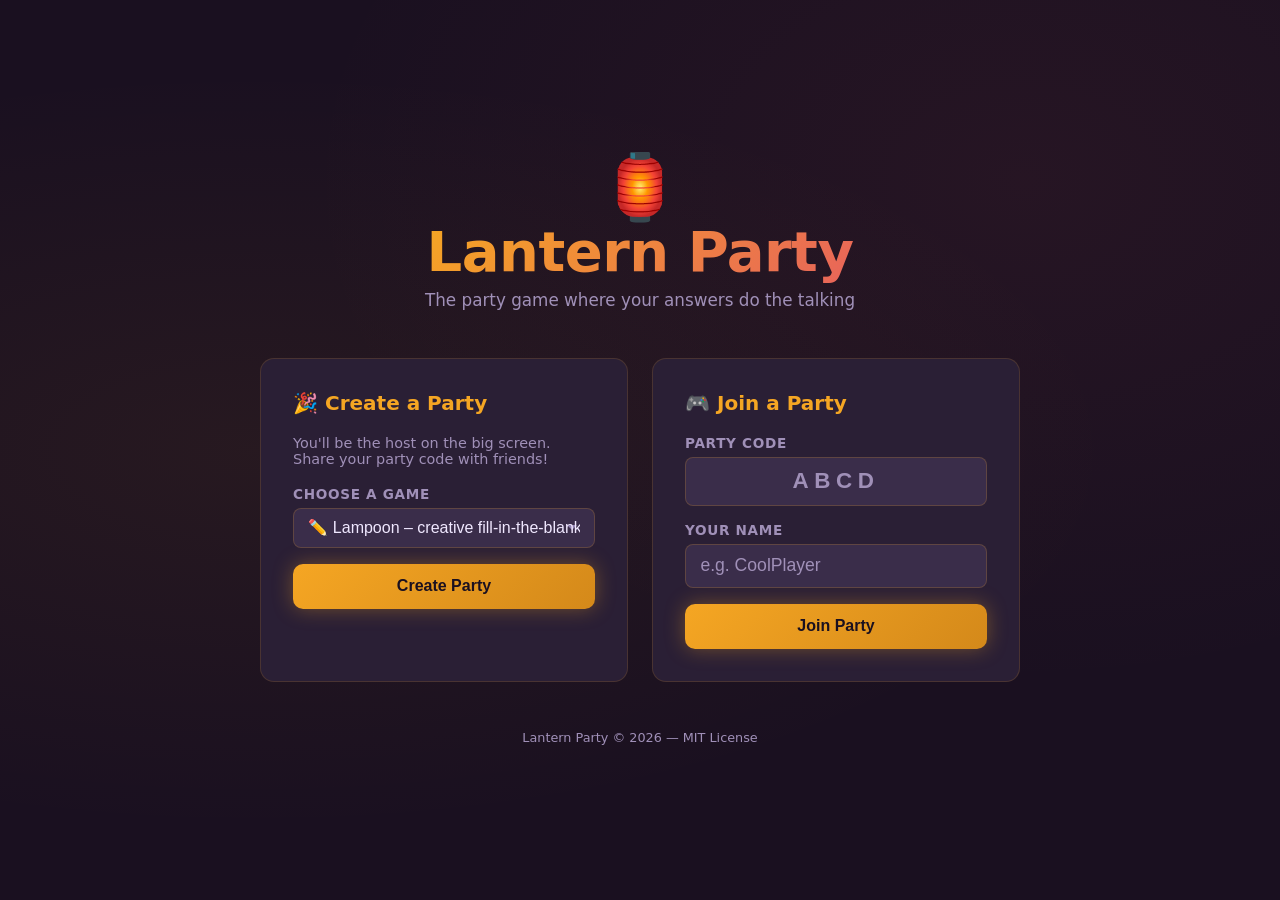
<file: frontend/index.html>
<!DOCTYPE html>
<html lang="en">
<head>
  <meta charset="UTF-8" />
  <meta name="viewport" content="width=device-width, initial-scale=1.0" />
  <title>Lantern Party 🏮</title>
  <style>
    *, *::before, *::after { box-sizing: border-box; margin: 0; padding: 0; }

    :root {
      --bg: #1a1020;
      --surface: #2a1f35;
      --surface2: #3a2d4a;
      --primary: #f5a623;
      --primary-dark: #d4891a;
      --accent: #e8645a;
      --text: #f0e8ff;
      --text-muted: #a090b8;
      --radius: 14px;
      --glow: 0 0 20px rgba(245,166,35,0.35);
    }

    body {
      background: var(--bg);
      color: var(--text);
      font-family: 'Segoe UI', system-ui, sans-serif;
      min-height: 100vh;
      display: flex;
      flex-direction: column;
      align-items: center;
      justify-content: center;
      padding: 2rem 1rem;
      background-image:
        radial-gradient(ellipse at 20% 50%, rgba(245,166,35,0.06) 0%, transparent 60%),
        radial-gradient(ellipse at 80% 20%, rgba(232,100,90,0.06) 0%, transparent 50%);
    }

    header {
      text-align: center;
      margin-bottom: 3rem;
    }

    .logo { font-size: 4rem; line-height: 1; }

    h1 {
      font-size: clamp(2.2rem, 6vw, 3.5rem);
      font-weight: 900;
      background: linear-gradient(135deg, var(--primary), var(--accent));
      -webkit-background-clip: text;
      -webkit-text-fill-color: transparent;
      background-clip: text;
      letter-spacing: -0.5px;
    }

    .tagline {
      color: var(--text-muted);
      font-size: 1.05rem;
      margin-top: 0.4rem;
    }

    .cards {
      display: grid;
      grid-template-columns: repeat(auto-fit, minmax(290px, 1fr));
      gap: 1.5rem;
      width: 100%;
      max-width: 760px;
    }

    .card {
      background: var(--surface);
      border: 1px solid rgba(245,166,35,0.15);
      border-radius: var(--radius);
      padding: 2rem;
    }

    .card h2 {
      font-size: 1.25rem;
      font-weight: 700;
      color: var(--primary);
      margin-bottom: 1.2rem;
      display: flex;
      align-items: center;
      gap: 0.5rem;
    }

    label {
      display: block;
      font-size: 0.85rem;
      color: var(--text-muted);
      margin-bottom: 0.4rem;
      font-weight: 600;
      text-transform: uppercase;
      letter-spacing: 0.05em;
    }

    input[type="text"] {
      width: 100%;
      background: var(--surface2);
      border: 1.5px solid rgba(245,166,35,0.2);
      border-radius: 8px;
      color: var(--text);
      font-size: 1.1rem;
      padding: 0.65rem 0.9rem;
      outline: none;
      transition: border-color 0.2s;
      margin-bottom: 1rem;
    }
    input[type="text"]:focus { border-color: var(--primary); }
    input[type="text"]::placeholder { color: var(--text-muted); }
    input[type="text"].code-input {
      text-transform: uppercase;
      letter-spacing: 0.25em;
      font-size: 1.4rem;
      font-weight: 700;
      text-align: center;
    }

    .btn {
      display: block;
      width: 100%;
      padding: 0.85rem 1rem;
      border: none;
      border-radius: 10px;
      font-size: 1rem;
      font-weight: 700;
      cursor: pointer;
      transition: transform 0.1s, box-shadow 0.2s, opacity 0.2s;
    }
    .btn:active { transform: scale(0.97); }
    .btn-primary {
      background: linear-gradient(135deg, var(--primary), var(--primary-dark));
      color: #1a1020;
      box-shadow: var(--glow);
    }
    .btn-primary:hover { box-shadow: 0 0 30px rgba(245,166,35,0.5); }
    .btn-secondary {
      background: var(--surface2);
      color: var(--text);
      border: 1px solid rgba(255,255,255,0.1);
    }

    .error-msg {
      background: rgba(232,100,90,0.15);
      border: 1px solid rgba(232,100,90,0.4);
      border-radius: 8px;
      color: #f08080;
      font-size: 0.9rem;
      padding: 0.6rem 0.9rem;
      margin-top: 0.8rem;
      display: none;
    }
    .error-msg.visible { display: block; }

    .game-badge {
      display: inline-flex;
      align-items: center;
      gap: 0.4rem;
      background: rgba(245,166,35,0.12);
      border: 1px solid rgba(245,166,35,0.25);
      border-radius: 20px;
      padding: 0.4rem 0.9rem;
      font-size: 0.9rem;
      color: var(--primary);
      margin-bottom: 1rem;
    }

    select {
      width: 100%;
      background: var(--surface2);
      border: 1.5px solid rgba(245,166,35,0.2);
      border-radius: 8px;
      color: var(--text);
      font-size: 1rem;
      padding: 0.65rem 0.9rem;
      outline: none;
      transition: border-color 0.2s;
      margin-bottom: 1rem;
      cursor: pointer;
      appearance: none;
      background-image: url("data:image/svg+xml,%3Csvg xmlns='http://www.w3.org/2000/svg' width='12' height='8' viewBox='0 0 12 8'%3E%3Cpath fill='%239080b0' d='M1 1l5 5 5-5'/%3E%3C/svg%3E");
      background-repeat: no-repeat;
      background-position: right 1rem center;
    }
    select:focus { border-color: var(--primary); }
    select option { background: var(--surface2); color: var(--text); }

    footer {
      margin-top: 3rem;
      color: var(--text-muted);
      font-size: 0.8rem;
      text-align: center;
    }
  </style>
</head>
<body>

<header>
  <div class="logo">🏮</div>
  <h1>Lantern Party</h1>
  <p class="tagline">The party game where your answers do the talking</p>
</header>

<div class="cards">

  <!-- Create Party (single card, game selector) -->
  <div class="card">
    <h2>🎉 Create a Party</h2>
    <p style="font-size:0.9rem; color:var(--text-muted); margin-bottom:1.2rem;">
      You'll be the host on the big screen. Share your party code with friends!
    </p>
    <label for="gameSelect">Choose a game</label>
    <select id="gameSelect">
      <option value="lampoon">✏️ Lampoon – creative fill-in-the-blank</option>
      <option value="bluff">🕵️ Bluff &amp; Baffle – trivia bluffing</option>
    </select>
    <button class="btn btn-primary" id="createBtn">Create Party</button>
    <div class="error-msg" id="createError"></div>
  </div>

  <!-- Join Party -->
  <div class="card">
    <h2>🎮 Join a Party</h2>
    <label for="codeInput">Party Code</label>
    <input type="text" id="codeInput" class="code-input" placeholder="ABCD" maxlength="4" autocomplete="off" />
    <label for="nameInput">Your Name</label>
    <input type="text" id="nameInput" placeholder="e.g. CoolPlayer" maxlength="20" autocomplete="off" />
    <button class="btn btn-primary" id="joinBtn">Join Party</button>
    <div class="error-msg" id="joinError"></div>
  </div>

</div>

<footer>
  Lantern Party &copy; 2026 &mdash; MIT License
</footer>

<script>
  const createBtn  = document.getElementById('createBtn');
  const gameSelect = document.getElementById('gameSelect');
  const joinBtn    = document.getElementById('joinBtn');
  const codeInput  = document.getElementById('codeInput');
  const nameInput  = document.getElementById('nameInput');
  const createError = document.getElementById('createError');
  const joinError   = document.getElementById('joinError');

  function showError(el, msg) {
    el.textContent = msg;
    el.classList.add('visible');
  }
  function clearError(el) { el.classList.remove('visible'); }

  codeInput.addEventListener('input', () => {
    codeInput.value = codeInput.value.toUpperCase().replace(/[^A-Z]/g, '');
    clearError(joinError);
  });
  nameInput.addEventListener('input', () => clearError(joinError));

  createBtn.addEventListener('click', async () => {
    clearError(createError);
    const gameName = gameSelect.value;
    createBtn.disabled = true;
    createBtn.textContent = 'Creating…';
    try {
      const res = await fetch('/api/party', {
        method: 'POST',
        headers: { 'Content-Type': 'application/json' },
        body: JSON.stringify({ game_name: gameName }),
      });
      if (!res.ok) throw new Error('Server error');
      const data = await res.json();
      window.location.href = data.host_url;
    } catch (e) {
      showError(createError, 'Could not create party. Is the server running?');
      createBtn.disabled = false;
      createBtn.textContent = 'Create Party';
    }
  });

  joinBtn.addEventListener('click', async () => {
    const code = codeInput.value.trim().toUpperCase();
    const name = nameInput.value.trim();
    clearError(joinError);

    if (code.length !== 4) { showError(joinError, 'Enter a 4-letter party code.'); return; }
    if (!name)             { showError(joinError, 'Enter your name to join.'); return; }

    joinBtn.disabled = true;
    joinBtn.textContent = 'Joining…';
    try {
      const res = await fetch(`/api/party/${code}/join`, { method: 'POST' });
      if (res.status === 404) { showError(joinError, 'Party not found. Check the code!'); return; }
      if (res.status === 400) { showError(joinError, 'Game already started – too late!'); return; }
      if (!res.ok) throw new Error('Server error');
      const data = await res.json();
      sessionStorage.setItem('playerName', name);
      window.location.href = data.player_url;
    } catch (e) {
      showError(joinError, 'Could not join. Is the server running?');
    } finally {
      joinBtn.disabled = false;
      joinBtn.textContent = 'Join Party';
    }
  });

  [codeInput, nameInput].forEach(el =>
    el.addEventListener('keydown', e => { if (e.key === 'Enter') joinBtn.click(); })
  );
</script>
</body>
</html>
</file>
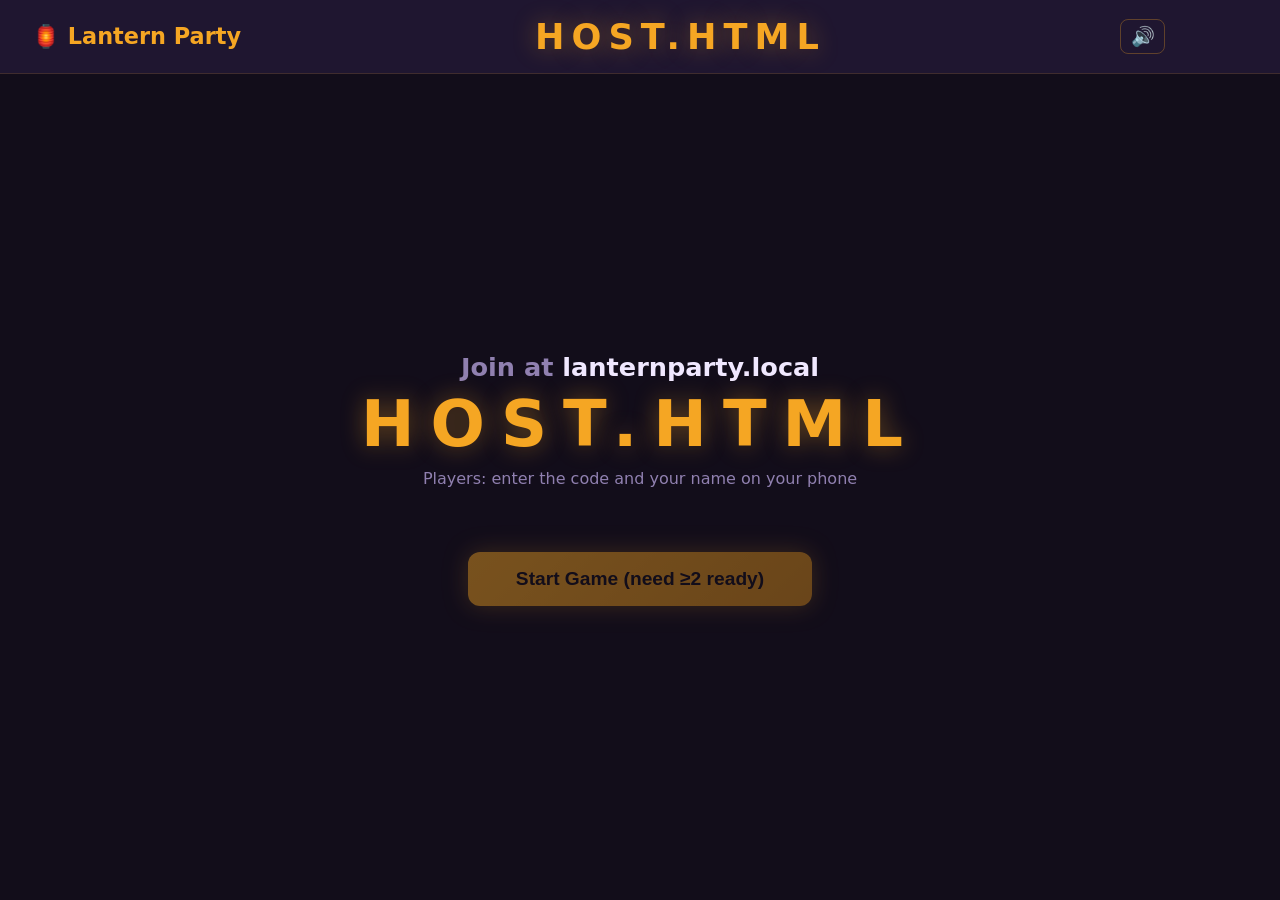
<file: frontend/host.html>
<!DOCTYPE html>
<html lang="en">
<head>
  <meta charset="UTF-8" />
  <meta name="viewport" content="width=device-width, initial-scale=1.0" />
  <title>Lantern Party – Host 🏮</title>
  <style>
    *, *::before, *::after { box-sizing: border-box; margin: 0; padding: 0; }

    :root {
      --bg: #120d1a;
      --surface: #1f1630;
      --surface2: #2e2244;
      --primary: #f5a623;
      --primary-dark: #d4891a;
      --accent: #e8645a;
      --green: #52c97a;
      --text: #f0e8ff;
      --text-muted: #9080b0;
      --radius: 14px;
      --glow-gold: 0 0 24px rgba(245,166,35,0.4);
      --glow-green: 0 0 20px rgba(82,201,122,0.45);
    }

    body {
      background: var(--bg);
      color: var(--text);
      font-family: 'Segoe UI', system-ui, sans-serif;
      min-height: 100vh;
      display: flex;
      flex-direction: column;
    }

    /* ── Header ── */
    #top-bar {
      display: flex;
      align-items: center;
      justify-content: space-between;
      padding: 1rem 2rem;
      background: var(--surface);
      border-bottom: 1px solid rgba(245,166,35,0.15);
    }
    #top-bar .brand { font-size: 1.4rem; font-weight: 900; color: var(--primary); }
    #party-code-display {
      font-size: 2.2rem;
      font-weight: 900;
      letter-spacing: 0.2em;
      color: var(--primary);
      text-shadow: var(--glow-gold);
    }
    #timer-bar {
      font-size: 1.6rem;
      font-weight: 700;
      color: var(--text);
      min-width: 70px;
      text-align: right;
    }
    #timer-bar.urgent { color: var(--accent); }

    /* ── Main ── */
    #main {
      flex: 1;
      display: flex;
      flex-direction: column;
      align-items: center;
      justify-content: center;
      padding: 2rem 1.5rem;
    }

    /* ── Screens ── */
    .screen { width: 100%; max-width: 960px; display: none; }
    .screen.active { display: block; }

    /* Lobby */
    #lobby-screen h2 {
      text-align: center;
      font-size: 1.6rem;
      color: var(--text-muted);
      margin-bottom: 0.3rem;
    }
    .lobby-code {
      text-align: center;
      font-size: 4rem;
      font-weight: 900;
      letter-spacing: 0.25em;
      color: var(--primary);
      text-shadow: var(--glow-gold);
      margin-bottom: 0.5rem;
    }
    .lobby-hint {
      text-align: center;
      color: var(--text-muted);
      margin-bottom: 2rem;
      font-size: 1rem;
    }
    #player-grid {
      display: grid;
      grid-template-columns: repeat(auto-fill, minmax(150px, 1fr));
      gap: 1rem;
      margin-bottom: 2rem;
    }
    .player-chip {
      background: var(--surface);
      border: 1.5px solid rgba(255,255,255,0.08);
      border-radius: 10px;
      padding: 0.8rem 1rem;
      text-align: center;
      font-weight: 600;
      transition: border-color 0.3s;
    }
    .player-chip.ready {
      border-color: var(--green);
      box-shadow: var(--glow-green);
    }
    .player-chip .ready-tag {
      font-size: 0.7rem;
      color: var(--green);
      font-weight: 700;
      display: block;
      margin-top: 0.3rem;
    }
    .player-chip.not-ready .ready-tag { color: var(--text-muted); }
    #start-btn {
      display: block;
      margin: 0 auto;
      padding: 1rem 3rem;
      background: linear-gradient(135deg, var(--primary), var(--primary-dark));
      color: #120d1a;
      font-size: 1.2rem;
      font-weight: 800;
      border: none;
      border-radius: 12px;
      cursor: pointer;
      box-shadow: var(--glow-gold);
      transition: transform 0.1s, opacity 0.2s;
    }
    #start-btn:hover { transform: scale(1.03); }
    #start-btn:disabled { opacity: 0.45; cursor: default; transform: none; }

    /* Answering screen */
    #answering-screen { text-align: center; }
    #answering-screen h2 { font-size: 2rem; color: var(--primary); margin-bottom: 1rem; }
    .progress-text { font-size: 1.2rem; color: var(--text-muted); margin-bottom: 2rem; }
    .progress-bar-wrap {
      background: var(--surface2);
      border-radius: 100px;
      height: 18px;
      overflow: hidden;
      max-width: 500px;
      margin: 0 auto 2rem;
    }
    .progress-bar-fill {
      height: 100%;
      background: linear-gradient(90deg, var(--primary), var(--accent));
      border-radius: 100px;
      transition: width 0.4s;
    }
    .round-label {
      display: inline-block;
      padding: 0.4rem 1.2rem;
      background: rgba(245,166,35,0.12);
      border: 1px solid rgba(245,166,35,0.3);
      border-radius: 20px;
      color: var(--primary);
      font-weight: 700;
      font-size: 1rem;
      margin-bottom: 1.5rem;
    }

    /* Matchup / revealing screen */
    #revealing-screen { text-align: center; }
    .matchup-label {
      font-size: 0.95rem;
      color: var(--text-muted);
      margin-bottom: 0.5rem;
    }
    .matchup-prompt {
      font-size: clamp(1.3rem, 3vw, 2.1rem);
      font-weight: 700;
      color: var(--text);
      margin-bottom: 2rem;
      line-height: 1.3;
    }
    .answers-grid {
      display: grid;
      grid-template-columns: 1fr 1fr;
      gap: 1.5rem;
      margin-bottom: 2rem;
    }
    .answer-card {
      background: var(--surface);
      border: 2px solid rgba(255,255,255,0.08);
      border-radius: var(--radius);
      padding: 1.5rem;
      transition: border-color 0.3s, box-shadow 0.3s;
    }
    .answer-card.winner {
      border-color: var(--primary);
      box-shadow: var(--glow-gold);
    }
    .answer-card.loser { opacity: 0.6; }
    .answer-author {
      font-size: 0.85rem;
      color: var(--text-muted);
      font-weight: 600;
      text-transform: uppercase;
      letter-spacing: 0.05em;
      margin-bottom: 0.5rem;
    }
    .answer-text {
      font-size: 1.3rem;
      font-weight: 600;
      min-height: 2rem;
    }
    .vote-count {
      margin-top: 0.8rem;
      font-size: 1.6rem;
      font-weight: 900;
      color: var(--primary);
    }

    .special-banner {
      display: none;
      text-align: center;
      font-size: clamp(1.8rem, 5vw, 3.5rem);
      font-weight: 900;
      padding: 0.8rem;
      border-radius: 12px;
      margin-bottom: 1.5rem;
      animation: pop 0.4s ease;
    }
    .special-banner.show { display: block; }
    .special-banner.lampoon { color: #fff700; text-shadow: 0 0 30px #fff700; background: rgba(255,247,0,0.08); }
    .special-banner.super_lampoon { color: #ff9f43; text-shadow: 0 0 30px #ff9f43; background: rgba(255,159,67,0.08); }
    .special-banner.jinx { color: #a29bfe; text-shadow: 0 0 30px #a29bfe; background: rgba(162,155,254,0.08); }
    .special-banner.no_answer { color: var(--accent); background: rgba(232,100,90,0.08); }
    .special-banner.tie { color: var(--green); background: rgba(82,201,122,0.08); }

    @keyframes pop {
      0% { transform: scale(0.5); opacity: 0; }
      80% { transform: scale(1.07); }
      100% { transform: scale(1); opacity: 1; }
    }

    /* Scoreboard */
    #scores-screen { text-align: center; }
    #scores-screen h2 { font-size: 2rem; color: var(--primary); margin-bottom: 1.5rem; }
    .score-row {
      display: flex;
      align-items: center;
      background: var(--surface);
      border-radius: 10px;
      padding: 0.8rem 1.2rem;
      margin-bottom: 0.8rem;
      font-size: 1.1rem;
      font-weight: 600;
    }
    .score-rank { width: 40px; color: var(--text-muted); }
    .score-name { flex: 1; text-align: left; }
    .score-pts { color: var(--primary); font-weight: 800; font-size: 1.2rem; }

    /* Final round */
    #final-answering-screen, #final-revealing-screen { text-align: center; }
    #final-answering-screen h2, #final-revealing-screen h2 {
      font-size: 1.8rem; color: var(--accent); margin-bottom: 0.5rem;
    }
    .final-prompt-text {
      font-size: clamp(1.3rem, 3vw, 2rem);
      font-weight: 700;
      margin-bottom: 2rem;
      color: var(--text);
    }
    .final-answer-list { max-width: 600px; margin: 0 auto 2rem; }
    .final-answer-row {
      display: flex;
      align-items: flex-start;
      gap: 1rem;
      background: var(--surface);
      border-radius: 10px;
      padding: 1rem 1.2rem;
      margin-bottom: 0.8rem;
      text-align: left;
    }
    .final-answer-row .player-name { font-weight: 700; min-width: 100px; color: var(--primary); }
    .final-answer-row .answer-body { flex: 1; }
    .final-answer-row .vote-tally {
      font-weight: 800;
      color: var(--primary);
      min-width: 50px;
      text-align: right;
    }

    /* Game over */
    #game-over-screen { text-align: center; }
    #game-over-screen h2 {
      font-size: clamp(2rem, 6vw, 4rem);
      color: var(--primary);
      text-shadow: var(--glow-gold);
      margin-bottom: 0.5rem;
    }
    .winner-name {
      font-size: clamp(1.5rem, 4vw, 2.8rem);
      font-weight: 900;
      color: var(--green);
      text-shadow: var(--glow-green);
      margin-bottom: 2rem;
    }

    #next-btn {
      margin-top: 1.5rem;
      padding: 0.8rem 2.5rem;
      background: var(--surface2);
      color: var(--text);
      border: 1.5px solid rgba(245,166,35,0.3);
      border-radius: 10px;
      font-size: 1rem;
      font-weight: 700;
      cursor: pointer;
      transition: border-color 0.2s;
      display: none;
    }
    #next-btn:hover { border-color: var(--primary); }
    #next-btn.show { display: inline-block; }

    .conn-dot {
      width: 10px; height: 10px;
      border-radius: 50%;
      background: #888;
      display: inline-block;
      margin-right: 6px;
    }
    .conn-dot.ok { background: var(--green); }

    #tts-btn {
      background: none;
      border: 1.5px solid rgba(245,166,35,0.3);
      border-radius: 8px;
      color: var(--text-muted);
      font-size: 1.2rem;
      padding: 0.3rem 0.6rem;
      cursor: pointer;
      transition: border-color 0.2s, color 0.2s;
    }
    #tts-btn:hover { border-color: var(--primary); color: var(--primary); }
    #tts-btn.muted { color: var(--accent); border-color: var(--accent); }
  </style>
</head>
<body>

<div id="top-bar">
  <div class="brand">🏮 Lantern Party</div>
  <div id="party-code-display">----</div>
  <div style="display:flex;align-items:center;gap:0.8rem;">
    <button id="tts-btn" title="Toggle narration">🔊</button>
    <div id="timer-bar"></div>
  </div>
</div>

<div id="main">

  <!-- Lobby -->
  <div id="lobby-screen" class="screen active">
    <h2>Join at <strong style="color:var(--text)">lanternparty.local</strong></h2>
    <div class="lobby-code" id="lobby-code">----</div>
    <p class="lobby-hint">Players: enter the code and your name on your phone</p>
    <div id="player-grid"></div>
    <button id="start-btn" disabled>Start Game (need ≥2 ready)</button>
    <div id="lobby-error" style="color:var(--accent);text-align:center;margin-top:1rem;"></div>
  </div>

  <!-- Answering -->
  <div id="answering-screen" class="screen">
    <div class="round-label" id="round-label">Round 1</div>
    <h2>Everyone is answering…</h2>
    <p class="progress-text" id="answers-progress">0 / 0 answers in</p>
    <div class="progress-bar-wrap">
      <div class="progress-bar-fill" id="answers-bar" style="width:0%"></div>
    </div>
  </div>

  <!-- Revealing matchup -->
  <div id="revealing-screen" class="screen">
    <p class="matchup-label" id="matchup-label">Matchup 1 of 1</p>
    <div class="matchup-prompt" id="matchup-prompt"></div>
    <div class="answers-grid">
      <div class="answer-card" id="card-a">
        <div class="answer-author" id="author-a">Player A</div>
        <div class="answer-text" id="answer-a">…</div>
        <div class="vote-count" id="votes-a">0 votes</div>
      </div>
      <div class="answer-card" id="card-b">
        <div class="answer-author" id="author-b">Player B</div>
        <div class="answer-text" id="answer-b">…</div>
        <div class="vote-count" id="votes-b">0 votes</div>
      </div>
    </div>
    <div class="special-banner" id="special-banner"></div>
    <button id="next-btn" class="show">Next →</button>
  </div>

  <!-- Scores -->
  <div id="scores-screen" class="screen">
    <h2 id="scores-title">Scoreboard</h2>
    <div id="scores-list" style="max-width:500px;margin:0 auto;"></div>
  </div>

  <!-- Final Answering -->
  <div id="final-answering-screen" class="screen">
    <div class="round-label" style="border-color:var(--accent);color:var(--accent);">⚡ Final Round</div>
    <h2>Final Question!</h2>
    <div class="final-prompt-text" id="final-prompt-host"></div>
    <p class="progress-text" id="final-answers-progress">0 / 0 answers in</p>
    <div class="progress-bar-wrap">
      <div class="progress-bar-fill" id="final-answers-bar" style="width:0%;background:linear-gradient(90deg,var(--accent),var(--primary))"></div>
    </div>
  </div>

  <!-- Final Revealing -->
  <div id="final-revealing-screen" class="screen">
    <div class="round-label" style="border-color:var(--accent);color:var(--accent);">⚡ Final Round – Voting</div>
    <div class="final-prompt-text" id="final-reveal-prompt"></div>
    <div class="final-answer-list" id="final-answer-list"></div>
  </div>

  <!-- Game Over -->
  <div id="game-over-screen" class="screen">
    <div style="font-size:4rem;">🏆</div>
    <h2>Game Over!</h2>
    <div class="winner-name" id="winner-display"></div>
    <div id="final-scores-list" style="max-width:500px;margin:0 auto;"></div>
  </div>

</div><!-- /main -->

<script>
  // ── Routing ────────────────────────────────────────────────────────────
  const partyCode = location.pathname.split('/').pop().toUpperCase();
  document.getElementById('party-code-display').textContent = partyCode;
  document.getElementById('lobby-code').textContent = partyCode;

  const wsUrl = `${location.protocol === 'https:' ? 'wss' : 'ws'}://${location.host}/ws/${partyCode}/host`;
  let ws;

  // ── WebSocket ─────────────────────────────────────────────────────────
  function connect() {
    ws = new WebSocket(wsUrl);
    ws.onopen = () => {
      document.querySelector('.conn-dot') && (document.querySelector('.conn-dot').className = 'conn-dot ok');
    };
    ws.onclose = () => { setTimeout(connect, 2000); };
    ws.onmessage = (e) => {
      try { handleMsg(JSON.parse(e.data)); } catch(_) {}
    };
  }
  connect();

  const startBtn = document.getElementById('start-btn');
  const nextBtn  = document.getElementById('next-btn');

  startBtn.addEventListener('click', () => {
    ws.send(JSON.stringify({ type: 'start_game', data: {} }));
  });
  nextBtn.addEventListener('click', () => {
    ws.send(JSON.stringify({ type: 'next', data: {} }));
  });

  // ── Screen management ─────────────────────────────────────────────────
  const screens = {
    lobby:            document.getElementById('lobby-screen'),
    answering:        document.getElementById('answering-screen'),
    revealing:        document.getElementById('revealing-screen'),
    scores:           document.getElementById('scores-screen'),
    final_answering:  document.getElementById('final-answering-screen'),
    final_revealing:  document.getElementById('final-revealing-screen'),
    game_over:        document.getElementById('game-over-screen'),
  };

  function showScreen(name) {
    Object.values(screens).forEach(s => s.classList.remove('active'));
    if (screens[name]) screens[name].classList.add('active');
  }

  // ── Message handler ───────────────────────────────────────────────────
  function handleMsg(msg) {
    const { type, data } = msg;

    if (type === 'lobby_state') {
      renderLobby(data);
    } else if (type === 'player_joined' || type === 'player_ready') {
      // Will be followed by lobby_state
    } else if (type === 'game_state') {
      renderGameState(data);
    } else if (type === 'timer') {
      updateTimer(data.seconds_remaining);
    } else if (type === 'matchup_start') {
      renderMatchupStart(data);
    } else if (type === 'vote_result') {
      renderVoteResult(data);
    } else if (type === 'scores') {
      renderScores(data);
    } else if (type === 'final_prompt') {
      renderFinalPrompt(data);
    } else if (type === 'final_reveal') {
      renderFinalReveal(data);
    } else if (type === 'game_over') {
      renderGameOver(data);
    } else if (type === 'error') {
      document.getElementById('lobby-error').textContent = data.message;
    }
  }

  // ── Lobby ─────────────────────────────────────────────────────────────
  function renderLobby(data) {
    showScreen('lobby');
    const grid = document.getElementById('player-grid');
    grid.innerHTML = '';
    (data.players || []).forEach(p => {
      const chip = document.createElement('div');
      chip.className = 'player-chip ' + (p.ready ? 'ready' : 'not-ready');
      chip.innerHTML = `<span>${escHtml(p.name)}</span><span class="ready-tag">${p.ready ? '✓ Ready' : 'Not ready'}</span>`;
      grid.appendChild(chip);
    });
    const readyCount = (data.players || []).filter(p => p.ready).length;
    startBtn.disabled = readyCount < 2;
    startBtn.textContent = readyCount < 2
      ? `Start Game (need ≥2 ready – ${readyCount} ready)`
      : `▶ Start Game (${readyCount} ready)`;
  }

  // ── Game state ────────────────────────────────────────────────────────
  function renderGameState(data) {
    if (!data.phase) return;
    document.getElementById('round-label').textContent =
      data.round_num === 2 ? 'Round 2' : 'Round 1';

    if (data.phase === 'lobby') { /* handled by lobby_state */ return; }

    if (data.phase === 'answering') {
      showScreen('answering');
      updateAnsweringProgress(data.answers_received || 0, data.answers_expected || 0);
    }
    if (data.phase === 'revealing') {
      showScreen('revealing');
      if (data.matchup) updateMatchupDisplay(data.matchup);
    }
    if (data.phase === 'final_answering') {
      showScreen('final_answering');
      document.getElementById('final-prompt-host').textContent = data.final_prompt || '';
      updateFinalProgress(data.answers_received || 0, data.answers_expected || 0);
    }
    if (data.phase === 'final_revealing') {
      showScreen('final_revealing');
      document.getElementById('final-reveal-prompt').textContent = data.final_prompt || '';
      if (data.final_answers) renderFinalAnswersLive(data.final_answers);
    }
    if (data.phase === 'game_over') {
      showScreen('game_over');
      if (data.final_scores) renderFinalScoresList(data.final_scores);
    }
    if (data.timer !== undefined) updateTimer(data.timer);
    if (data.scores) renderScoresBar(data.scores);
  }

  function updateAnsweringProgress(rec, exp) {
    document.getElementById('answers-progress').textContent = `${rec} / ${exp} answers in`;
    document.getElementById('answers-bar').style.width = exp > 0 ? `${Math.round(rec/exp*100)}%` : '0%';
  }

  function updateFinalProgress(rec, exp) {
    document.getElementById('final-answers-progress').textContent = `${rec} / ${exp} answers in`;
    document.getElementById('final-answers-bar').style.width = exp > 0 ? `${Math.round(rec/exp*100)}%` : '0%';
  }

  function updateMatchupDisplay(m) {
    document.getElementById('matchup-prompt').textContent = m.prompt || '';
    document.getElementById('author-a').textContent = m.player_a_name || 'Player A';
    document.getElementById('author-b').textContent = m.player_b_name || 'Player B';
    document.getElementById('answer-a').textContent = m.answer_a || '…';
    document.getElementById('answer-b').textContent = m.answer_b || '…';
    const va = m.votes_a || 0, vb = m.votes_b || 0;
    document.getElementById('votes-a').textContent = `${va} vote${va !== 1 ? 's' : ''}`;
    document.getElementById('votes-b').textContent = `${vb} vote${vb !== 1 ? 's' : ''}`;
    document.getElementById('matchup-label').textContent =
      `Matchup ${(m.matchup_index || 0) + 1} of ${m.matchup_total || 1}`;
  }

  // ── Matchup start ─────────────────────────────────────────────────────
  function renderMatchupStart(data) {
    showScreen('revealing');
    const promptText = data.prompt || '';
    document.getElementById('matchup-prompt').textContent = promptText;
    document.getElementById('author-a').textContent = data.player_a_name || 'A';
    document.getElementById('author-b').textContent = data.player_b_name || 'B';
    document.getElementById('answer-a').textContent = data.answer_a || '(no answer)';
    document.getElementById('answer-b').textContent = data.answer_b || '(no answer)';
    document.getElementById('votes-a').textContent = '0 votes';
    document.getElementById('votes-b').textContent = '0 votes';
    document.getElementById('matchup-label').textContent =
      `Matchup ${(data.matchup_index || 0) + 1} of ${data.matchup_total || 1}`;
    ['card-a','card-b'].forEach(id => {
      document.getElementById(id).className = 'answer-card';
    });
    const banner = document.getElementById('special-banner');
    banner.className = 'special-banner';
    banner.textContent = '';
    nextBtn.classList.remove('show');
    speak(promptText);
  }

  // ── Vote result ───────────────────────────────────────────────────────
  function renderVoteResult(data) {
    const va = data.votes_a || 0, vb = data.votes_b || 0;
    document.getElementById('votes-a').textContent = `${va} vote${va !== 1 ? 's' : ''} (+${data.points_a})`;
    document.getElementById('votes-b').textContent = `${vb} vote${vb !== 1 ? 's' : ''} (+${data.points_b})`;

    const cardA = document.getElementById('card-a');
    const cardB = document.getElementById('card-b');
    if (va > vb) { cardA.classList.add('winner'); cardB.classList.add('loser'); }
    else if (vb > va) { cardB.classList.add('winner'); cardA.classList.add('loser'); }
    else { cardA.classList.add('winner'); cardB.classList.add('winner'); }

    const banner = document.getElementById('special-banner');
    const specials = {
      lampoon: '🏮 LAMPOON!',
      super_lampoon: '🔥 SUPER LAMPOON!',
      jinx: '🔗 JINX – 0 points each!',
      no_answer: '😶 No answer – opponent wins big!',
      tie: '🤝 TIE – Both win!',
    };
    if (data.special && specials[data.special]) {
      banner.textContent = specials[data.special];
      banner.className = `special-banner show ${data.special}`;
    }
    nextBtn.classList.add('show');
  }

  // ── Scores ────────────────────────────────────────────────────────────
  function renderScores(data) {
    showScreen('scores');
    const list = document.getElementById('scores-list');
    list.innerHTML = '';
    (data.scores || []).forEach((s, i) => {
      const row = document.createElement('div');
      row.className = 'score-row';
      row.innerHTML = `<span class="score-rank">${i + 1}.</span><span class="score-name">${escHtml(s.name)}</span><span class="score-pts">${s.score} pts</span>`;
      list.appendChild(row);
    });
    document.getElementById('scores-title').textContent =
      data.round_complete ? `After Round ${data.round_num}` : 'Scoreboard';
  }

  function renderScoresBar(scores) {
    // Subtle live update; only if on scores screen
  }

  // ── Final prompt (host view) ──────────────────────────────────────────
  function renderFinalPrompt(data) {
    showScreen('final_answering');
    document.getElementById('final-prompt-host').textContent = data.prompt_text || '';
    if (data.answers) {
      renderFinalAnswersLive(data.answers);
    }
  }

  function renderFinalAnswersLive(answers) {
    const list = document.getElementById('final-answer-list');
    list.innerHTML = '';
    (answers || []).forEach(a => {
      const row = document.createElement('div');
      row.className = 'final-answer-row';
      row.innerHTML = `
        <span class="player-name">${escHtml(a.name)}</span>
        <span class="answer-body">${escHtml(a.answer || '…')}</span>
        <span class="vote-tally">${a.votes !== undefined ? a.votes + ' 🗳' : ''}</span>`;
      list.appendChild(row);
    });
  }

  // ── Final reveal ──────────────────────────────────────────────────────
  function renderFinalReveal(data) {
    showScreen('final_revealing');
    renderFinalAnswersLive(data.player_votes || []);
  }

  // ── Game Over ─────────────────────────────────────────────────────────
  function renderGameOver(data) {
    showScreen('game_over');
    const winners = data.winners || [];
    document.getElementById('winner-display').textContent =
      winners.length === 1 ? `🥇 ${winners[0]}` : `🥇 ${winners.join(' & ')}`;
    renderFinalScoresList(data.final_scores || []);
  }

  function renderFinalScoresList(scores) {
    const list = document.getElementById('final-scores-list');
    list.innerHTML = '';
    scores.forEach((s, i) => {
      const row = document.createElement('div');
      row.className = 'score-row';
      row.innerHTML = `<span class="score-rank">${i + 1}.</span><span class="score-name">${escHtml(s.name)}</span><span class="score-pts">${s.score} pts</span>`;
      list.appendChild(row);
    });
  }

  // ── Timer ─────────────────────────────────────────────────────────────
  let timerEl = document.getElementById('timer-bar');
  function updateTimer(sec) {
    if (sec === 0) { timerEl.textContent = ''; return; }
    timerEl.textContent = `⏱ ${sec}s`;
    timerEl.className = sec <= 10 ? 'urgent' : '';
  }

  // ── Text-to-Speech ────────────────────────────────────────────────────
  let ttsEnabled = true;
  const ttsBtn = document.getElementById('tts-btn');
  ttsBtn.addEventListener('click', () => {
    ttsEnabled = !ttsEnabled;
    ttsBtn.textContent = ttsEnabled ? '🔊' : '🔇';
    ttsBtn.classList.toggle('muted', !ttsEnabled);
    if (!ttsEnabled) window.speechSynthesis && window.speechSynthesis.cancel();
  });

  function speak(text) {
    if (!ttsEnabled || !window.speechSynthesis || !text) return;
    window.speechSynthesis.cancel();
    const utt = new SpeechSynthesisUtterance(text);
    utt.rate = 0.95;
    utt.pitch = 1;
    window.speechSynthesis.speak(utt);
  }

  // ── Helpers ───────────────────────────────────────────────────────────
  function escHtml(s) {
    return String(s)
      .replace(/&/g, '&amp;')
      .replace(/</g, '&lt;')
      .replace(/>/g, '&gt;')
      .replace(/"/g, '&quot;');
  }
</script>
</body>
</html>
</file>
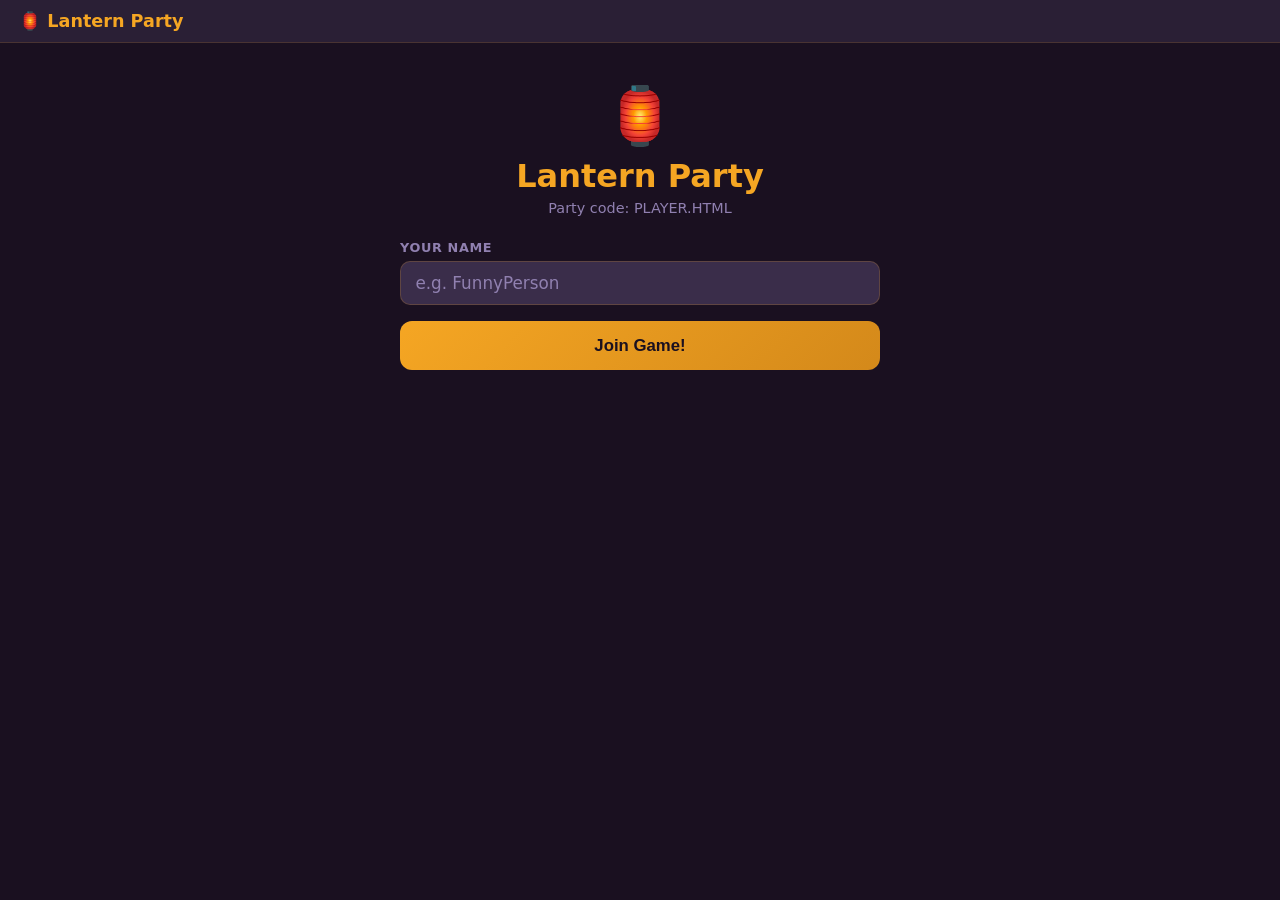
<file: frontend/player.html>
<!DOCTYPE html>
<html lang="en">
<head>
  <meta charset="UTF-8" />
  <meta name="viewport" content="width=device-width, initial-scale=1.0, maximum-scale=1.0" />
  <title>Lantern Party – Player 🏮</title>
  <style>
    *, *::before, *::after { box-sizing: border-box; margin: 0; padding: 0; }

    :root {
      --bg: #1a1020;
      --surface: #2a1f35;
      --surface2: #3a2d4a;
      --primary: #f5a623;
      --primary-dark: #d4891a;
      --accent: #e8645a;
      --green: #52c97a;
      --text: #f0e8ff;
      --text-muted: #9080b0;
      --radius: 14px;
    }

    html, body {
      height: 100%;
    }

    body {
      background: var(--bg);
      color: var(--text);
      font-family: 'Segoe UI', system-ui, sans-serif;
      display: flex;
      flex-direction: column;
      min-height: 100vh;
    }

    /* ── Top bar ── */
    #top-bar {
      display: flex;
      align-items: center;
      justify-content: space-between;
      padding: 0.7rem 1.2rem;
      background: var(--surface);
      border-bottom: 1px solid rgba(245,166,35,0.15);
      flex-shrink: 0;
    }
    #top-bar .brand { font-size: 1.1rem; font-weight: 800; color: var(--primary); }
    #top-timer {
      font-size: 1.2rem;
      font-weight: 800;
    }
    #top-timer.urgent { color: var(--accent); }

    /* ── Main ── */
    #main {
      flex: 1;
      display: flex;
      flex-direction: column;
      align-items: center;
      justify-content: flex-start;
      padding: 1.5rem 1rem 2rem;
      overflow-y: auto;
    }

    /* ── Screens ── */
    .screen { width: 100%; max-width: 480px; display: none; }
    .screen.active { display: flex; flex-direction: column; }

    /* ── Join ── */
    #join-screen {
      align-items: center;
      text-align: center;
      padding-top: 1rem;
    }
    #join-screen .logo { font-size: 3.5rem; margin-bottom: 0.5rem; }
    #join-screen h1 { font-size: 2rem; font-weight: 900; color: var(--primary); margin-bottom: 0.3rem; }
    #join-screen .code-hint {
      color: var(--text-muted);
      font-size: 0.9rem;
      margin-bottom: 1.5rem;
    }

    label {
      display: block;
      font-size: 0.8rem;
      color: var(--text-muted);
      font-weight: 700;
      text-transform: uppercase;
      letter-spacing: 0.05em;
      margin-bottom: 0.35rem;
      align-self: flex-start;
    }
    input[type="text"], textarea {
      width: 100%;
      background: var(--surface2);
      border: 1.5px solid rgba(245,166,35,0.2);
      border-radius: 10px;
      color: var(--text);
      font-size: 1.05rem;
      padding: 0.7rem 0.9rem;
      outline: none;
      transition: border-color 0.2s;
      font-family: inherit;
    }
    input[type="text"]:focus, textarea:focus { border-color: var(--primary); }
    input[type="text"]::placeholder, textarea::placeholder { color: var(--text-muted); }

    textarea {
      resize: none;
      height: 100px;
      margin-bottom: 0.8rem;
    }

    .btn {
      width: 100%;
      padding: 0.9rem;
      border: none;
      border-radius: 12px;
      font-size: 1.05rem;
      font-weight: 800;
      cursor: pointer;
      transition: transform 0.1s, opacity 0.2s;
      margin-bottom: 0.6rem;
    }
    .btn:active { transform: scale(0.97); }
    .btn:disabled { opacity: 0.45; cursor: default; }
    .btn-primary {
      background: linear-gradient(135deg, var(--primary), var(--primary-dark));
      color: #1a1020;
    }
    .btn-vote {
      background: var(--surface2);
      color: var(--text);
      border: 2px solid rgba(255,255,255,0.1);
      text-align: left;
      padding: 1rem 1.2rem;
      border-radius: 12px;
    }
    .btn-vote:active, .btn-vote.selected {
      border-color: var(--primary);
      box-shadow: 0 0 16px rgba(245,166,35,0.3);
    }

    .error-msg {
      background: rgba(232,100,90,0.15);
      border: 1px solid rgba(232,100,90,0.4);
      border-radius: 8px;
      color: #f08080;
      font-size: 0.9rem;
      padding: 0.6rem 0.9rem;
      margin-top: 0.6rem;
      display: none;
    }
    .error-msg.visible { display: block; }

    /* Lobby */
    #lobby-screen {
      align-items: center;
      text-align: center;
    }
    .big-code {
      font-size: 3.5rem;
      font-weight: 900;
      letter-spacing: 0.2em;
      color: var(--primary);
      margin: 1rem 0 0.3rem;
    }
    .waiting-text {
      color: var(--text-muted);
      font-size: 1rem;
      margin-bottom: 1.5rem;
    }
    #lobby-players {
      width: 100%;
      margin-bottom: 1.5rem;
    }
    .player-row {
      display: flex;
      justify-content: space-between;
      align-items: center;
      background: var(--surface);
      border-radius: 8px;
      padding: 0.6rem 1rem;
      margin-bottom: 0.5rem;
      font-size: 0.95rem;
    }
    .ready-pill {
      font-size: 0.75rem;
      font-weight: 700;
      padding: 0.2rem 0.6rem;
      border-radius: 20px;
    }
    .ready-pill.yes { background: rgba(82,201,122,0.2); color: var(--green); }
    .ready-pill.no  { background: rgba(144,128,176,0.2); color: var(--text-muted); }
    .ready-btn {
      display: block;
      width: 100%;
      padding: 0.8rem;
      border: none;
      border-radius: 12px;
      font-size: 1rem;
      font-weight: 800;
      cursor: pointer;
      background: var(--surface2);
      color: var(--text);
      border: 1.5px solid rgba(245,166,35,0.3);
      transition: background 0.2s;
    }
    .ready-btn.is-ready {
      background: rgba(82,201,122,0.15);
      border-color: var(--green);
      color: var(--green);
    }

    /* Answering */
    #answering-screen h2 {
      font-size: 1.1rem;
      color: var(--text-muted);
      font-weight: 600;
      margin-bottom: 1rem;
    }
    .prompt-block {
      background: var(--surface);
      border: 1px solid rgba(245,166,35,0.2);
      border-radius: var(--radius);
      padding: 1.2rem;
      margin-bottom: 1.2rem;
    }
    .prompt-block .prompt-label {
      font-size: 0.75rem;
      color: var(--text-muted);
      font-weight: 700;
      text-transform: uppercase;
      letter-spacing: 0.08em;
      margin-bottom: 0.6rem;
    }
    .prompt-block .prompt-q {
      font-size: 1.1rem;
      font-weight: 600;
      color: var(--text);
      margin-bottom: 1rem;
    }
    .submitted-badge {
      display: inline-flex;
      align-items: center;
      gap: 0.3rem;
      background: rgba(82,201,122,0.15);
      border: 1px solid rgba(82,201,122,0.35);
      border-radius: 20px;
      color: var(--green);
      font-size: 0.85rem;
      font-weight: 700;
      padding: 0.3rem 0.8rem;
    }

    /* Voting */
    #voting-screen h2 {
      font-size: 1rem;
      color: var(--text-muted);
      margin-bottom: 0.4rem;
      font-weight: 600;
    }
    .vote-prompt {
      font-size: 1.15rem;
      font-weight: 700;
      margin-bottom: 1.5rem;
      color: var(--text);
      text-align: center;
    }
    .vote-option {
      background: var(--surface);
      border: 2px solid rgba(255,255,255,0.08);
      border-radius: var(--radius);
      padding: 1.1rem 1.2rem;
      margin-bottom: 1rem;
      cursor: pointer;
      transition: border-color 0.2s, box-shadow 0.2s;
      font-size: 1.05rem;
    }
    .vote-option:active, .vote-option.selected {
      border-color: var(--primary);
      box-shadow: 0 0 16px rgba(245,166,35,0.3);
    }
    .vote-option .option-label {
      font-size: 0.75rem;
      font-weight: 700;
      text-transform: uppercase;
      letter-spacing: 0.08em;
      color: var(--text-muted);
      margin-bottom: 0.4rem;
    }

    /* Waiting */
    #waiting-screen {
      align-items: center;
      text-align: center;
    }
    #waiting-screen .wait-icon { font-size: 3rem; margin-bottom: 1rem; }
    #waiting-screen h2 { font-size: 1.4rem; color: var(--text-muted); margin-bottom: 0.5rem; }
    #waiting-screen p { color: var(--text-muted); font-size: 0.9rem; }

    /* Final answering */
    #final-answering-screen {
      align-items: center;
    }
    .final-badge {
      display: inline-block;
      background: rgba(232,100,90,0.15);
      border: 1px solid rgba(232,100,90,0.3);
      color: var(--accent);
      border-radius: 20px;
      padding: 0.3rem 1rem;
      font-size: 0.85rem;
      font-weight: 700;
      margin-bottom: 1rem;
    }
    #final-answering-screen .final-q {
      font-size: 1.2rem;
      font-weight: 700;
      color: var(--text);
      margin-bottom: 1.2rem;
      text-align: center;
    }

    /* Final voting */
    #final-voting-screen h2 {
      font-size: 1rem;
      color: var(--text-muted);
      margin-bottom: 0.3rem;
      font-weight: 600;
    }
    .final-vote-hint {
      font-size: 0.85rem;
      color: var(--text-muted);
      margin-bottom: 1rem;
      text-align: center;
    }
    .votes-remaining {
      font-size: 1.8rem;
      font-weight: 900;
      color: var(--primary);
      text-align: center;
      margin-bottom: 1rem;
    }
    .final-vote-row {
      display: flex;
      align-items: flex-start;
      gap: 0.8rem;
      background: var(--surface);
      border-radius: 12px;
      padding: 1rem;
      margin-bottom: 0.8rem;
    }
    .final-vote-row .ans-info { flex: 1; }
    .final-vote-row .player-tag {
      font-size: 0.8rem;
      color: var(--primary);
      font-weight: 700;
      margin-bottom: 0.3rem;
    }
    .final-vote-row .ans-text { font-size: 0.95rem; color: var(--text); }
    .vote-stepper {
      display: flex;
      align-items: center;
      gap: 0.5rem;
    }
    .vote-stepper button {
      width: 36px;
      height: 36px;
      border-radius: 50%;
      border: 2px solid rgba(245,166,35,0.4);
      background: var(--surface2);
      color: var(--primary);
      font-size: 1.2rem;
      font-weight: 900;
      cursor: pointer;
      line-height: 1;
    }
    .vote-stepper .vote-num {
      min-width: 28px;
      text-align: center;
      font-size: 1.3rem;
      font-weight: 900;
      color: var(--primary);
    }

    /* Results wait */
    #results-wait-screen {
      align-items: center;
      text-align: center;
    }

    /* Score display */
    #score-display {
      position: fixed;
      bottom: 1rem;
      right: 1rem;
      background: var(--surface);
      border: 1px solid rgba(245,166,35,0.2);
      border-radius: 10px;
      padding: 0.5rem 1rem;
      font-size: 0.9rem;
      color: var(--text-muted);
      display: none;
    }
    #score-display span { color: var(--primary); font-weight: 800; }
  </style>
</head>
<body>

<div id="top-bar">
  <div class="brand">🏮 Lantern Party</div>
  <div id="top-timer"></div>
</div>

<div id="main">

  <!-- Join -->
  <div id="join-screen" class="screen active">
    <div class="logo">🏮</div>
    <h1>Lantern Party</h1>
    <p class="code-hint" id="join-code-hint">Joining party…</p>
    <label for="name-input">Your Name</label>
    <input type="text" id="name-input" placeholder="e.g. FunnyPerson" maxlength="20" autocomplete="off" style="margin-bottom:1rem;" />
    <button class="btn btn-primary" id="name-submit-btn">Join Game!</button>
    <div class="error-msg" id="join-error"></div>
  </div>

  <!-- Lobby -->
  <div id="lobby-screen" class="screen">
    <p style="color:var(--text-muted);font-size:0.9rem;">Party code</p>
    <div class="big-code" id="lobby-code-display">----</div>
    <p class="waiting-text">Waiting for the host to start…</p>
    <div id="lobby-players"></div>
    <button class="ready-btn" id="ready-btn">👍 Mark me as Ready</button>
  </div>

  <!-- Answering -->
  <div id="answering-screen" class="screen">
    <h2 id="round-hint">Round 1 – Answer your prompts!</h2>
    <div id="prompts-container"></div>
  </div>

  <!-- Voting -->
  <div id="voting-screen" class="screen">
    <h2>Vote for your favourite answer!</h2>
    <div class="vote-prompt" id="vote-prompt-text"></div>
    <div id="vote-options"></div>
    <div class="error-msg" id="vote-error"></div>
  </div>

  <!-- Waiting (submitted answer, watching reveal) -->
  <div id="waiting-screen" class="screen">
    <div class="wait-icon">👀</div>
    <h2>Answers are in!</h2>
    <p>Watch the big screen for the reveal…</p>
  </div>

  <!-- Final answering -->
  <div id="final-answering-screen" class="screen">
    <div class="final-badge">⚡ Final Round</div>
    <p class="final-q" id="final-q-text"></p>
    <textarea id="final-answer-input" placeholder="Your funniest answer…"></textarea>
    <button class="btn btn-primary" id="final-submit-btn">Submit Answer</button>
    <div class="error-msg" id="final-error"></div>
  </div>

  <!-- Final voting -->
  <div id="final-voting-screen" class="screen">
    <h2 style="text-align:center;margin-bottom:0.3rem;">Distribute your 3 votes!</h2>
    <p class="final-vote-hint">You can stack all on one or split any way you like.</p>
    <div class="votes-remaining" id="votes-remaining">3 votes left</div>
    <div id="final-vote-rows"></div>
    <button class="btn btn-primary" id="final-vote-submit" disabled>Submit Votes</button>
    <div class="error-msg" id="final-vote-error"></div>
  </div>

  <!-- Waiting for results -->
  <div id="results-wait-screen" class="screen">
    <div class="wait-icon">🏆</div>
    <h2 style="color:var(--text-muted);">Results coming…</h2>
    <p style="color:var(--text-muted);">Check the big screen!</p>
  </div>

</div><!-- /main -->

<div id="score-display">Your score: <span id="my-score">0</span></div>

<script>
  // ── Init ──────────────────────────────────────────────────────────────
  const partyCode = location.pathname.split('/').pop().toUpperCase();
  let playerId = sessionStorage.getItem('playerId');
  if (!playerId) {
    playerId = crypto.randomUUID();
    sessionStorage.setItem('playerId', playerId);
  }

  // Pre-fill name if came from index page
  const savedName = sessionStorage.getItem('playerName');
  if (savedName) document.getElementById('name-input').value = savedName;

  document.getElementById('join-code-hint').textContent = `Party code: ${partyCode}`;
  document.getElementById('lobby-code-display').textContent = partyCode;

  const wsUrl = `${location.protocol === 'https:' ? 'wss' : 'ws'}://${location.host}/ws/${partyCode}/player/${playerId}`;
  let ws;
  let isReady = false;
  let myName = savedName || '';
  let hasJoined = false;

  // ── State ─────────────────────────────────────────────────────────────
  let currentPhase = '';
  let currentMatchup = null; // for voting screen
  let finalAnswers = []; // for final voting
  let finalVoteAlloc = {}; // player_id → votes

  // ── WebSocket ─────────────────────────────────────────────────────────
  function connect() {
    ws = new WebSocket(wsUrl);
    ws.onopen = () => {
      // If the player already provided their name (e.g. via the index page),
      // auto-submit the join so they don't have to enter it a second time.
      if (myName && !hasJoined && nameSubmitBtn) {
        nameSubmitBtn.click();
      }
    };
    ws.onclose = () => { setTimeout(connect, 2000); };
    ws.onmessage = (e) => {
      try { handleMsg(JSON.parse(e.data)); } catch(_) {}
    };
  }
  connect();

  function send(type, data = {}) {
    if (ws && ws.readyState === WebSocket.OPEN) {
      ws.send(JSON.stringify({ type, data }));
    }
  }

  // ── Screen management ─────────────────────────────────────────────────
  const screens = {
    join:           document.getElementById('join-screen'),
    lobby:          document.getElementById('lobby-screen'),
    answering:      document.getElementById('answering-screen'),
    voting:         document.getElementById('voting-screen'),
    waiting:        document.getElementById('waiting-screen'),
    final_answering:document.getElementById('final-answering-screen'),
    final_voting:   document.getElementById('final-voting-screen'),
    results_wait:   document.getElementById('results-wait-screen'),
  };

  function showScreen(name) {
    Object.values(screens).forEach(s => s.classList.remove('active'));
    if (screens[name]) screens[name].classList.add('active');
  }

  // ── Message handler ───────────────────────────────────────────────────
  function handleMsg(msg) {
    const { type, data } = msg;

    if (type === 'error') {
      showError(data.message);
      return;
    }

    if (type === 'lobby_state') {
      currentPhase = 'lobby';
      // Confirm join: if our player ID now appears in the player list, the server
      // accepted the join request.  Only then flip hasJoined and show the lobby.
      const playerList = data.players || [];
      if (!hasJoined && playerList.some(p => p.id === playerId)) {
        hasJoined = true;
        nameSubmitBtn.disabled = true;
        joinError.classList.remove('visible');
      }
      if (hasJoined) {
        showScreen('lobby');
        renderLobbyPlayers(playerList);
      }
      // If game is already playing on reconnect, game_state will follow
      if (data.state !== 'lobby') { /* let game_state handle */ }
    }

    if (type === 'player_joined' || type === 'player_ready') {
      // Handled via lobby_state update
    }

    if (type === 'game_state') {
      renderPlayerGameState(data);
    }

    if (type === 'timer') {
      updateTimer(data.seconds_remaining);
    }

    if (type === 'prompt') {
      // Direct prompt assignment
      renderAnsweringPrompts(data.prompts || []);
    }

    if (type === 'matchup_start') {
      renderVotingScreen(data);
    }

    if (type === 'vote_result') {
      // Show brief waiting screen
      showScreen('waiting');
    }

    if (type === 'scores') {
      showScreen('results_wait');
    }

    if (type === 'final_prompt') {
      currentPhase = 'final_answering';
      document.getElementById('final-q-text').textContent = data.prompt_text || '';
      document.getElementById('final-answer-input').value = '';
      document.getElementById('final-submit-btn').disabled = false;
      document.getElementById('final-error').classList.remove('visible');
      showScreen('final_answering');
    }

    if (type === 'final_reveal') {
      showScreen('results_wait');
    }

    if (type === 'game_over') {
      renderGameOver(data);
    }
  }

  // ── Game state dispatcher ─────────────────────────────────────────────
  function renderPlayerGameState(data) {
    currentPhase = data.phase || '';

    // Update score display
    if (data.scores) {
      const me = (data.scores || []).find(s => s.id === playerId);
      if (me) {
        document.getElementById('my-score').textContent = me.score;
        document.getElementById('score-display').style.display = 'block';
      }
    }

    if (data.phase === 'lobby') {
      if (hasJoined) showScreen('lobby');
      return;
    }

    if (data.phase === 'answering') {
      if (data.prompts) {
        renderAnsweringPrompts(data.prompts, data.submitted || []);
      }
      return;
    }

    if (data.phase === 'revealing') {
      if (data.matchup) {
        currentMatchup = data.matchup;
        if (data.can_vote) {
          renderVotingScreen(data.matchup);
        } else if (!data.can_vote && !data.already_voted) {
          // You're an answerer – watch screen
          showScreen('waiting');
        } else {
          // Already voted
          showScreen('waiting');
        }
      }
      return;
    }

    if (data.phase === 'final_answering') {
      if (data.submitted_final) {
        showScreen('waiting');
      } else {
        document.getElementById('final-q-text').textContent = data.final_prompt || '';
        showScreen('final_answering');
      }
      return;
    }

    if (data.phase === 'final_revealing') {
      if (data.already_voted_final) {
        showScreen('results_wait');
      } else {
        renderFinalVotingScreen(data);
      }
      return;
    }

    if (data.phase === 'game_over') {
      renderGameOver(data);
      return;
    }
  }

  // ── Join ──────────────────────────────────────────────────────────────
  const nameInput = document.getElementById('name-input');
  const nameSubmitBtn = document.getElementById('name-submit-btn');
  const joinError = document.getElementById('join-error');

  nameSubmitBtn.addEventListener('click', () => {
    const name = nameInput.value.trim();
    if (!name) {
      joinError.textContent = 'Please enter your name.';
      joinError.classList.add('visible');
      return;
    }
    myName = name;
    sessionStorage.setItem('playerName', name);
    send('join', { name });
    // hasJoined and button-disabled state are set in the lobby_state handler
    // once the server confirms the player was added successfully.
    joinError.classList.remove('visible');
  });
  nameInput.addEventListener('keydown', e => { if (e.key === 'Enter') nameSubmitBtn.click(); });

  function showError(msg) {
    // Show on whatever is relevant
    joinError.textContent = msg;
    joinError.classList.add('visible');
    if (!hasJoined) {
      // Join was rejected; re-enable the button so the player can try again.
      nameSubmitBtn.disabled = false;
    } else {
      // Show subtle error toast for in-game errors
      console.warn('Server error:', msg);
    }
  }

  // ── Lobby ─────────────────────────────────────────────────────────────
  const readyBtn = document.getElementById('ready-btn');
  readyBtn.addEventListener('click', () => {
    isReady = !isReady;
    send('ready', { ready: isReady });
    readyBtn.className = 'ready-btn' + (isReady ? ' is-ready' : '');
    readyBtn.textContent = isReady ? '✓ I\'m Ready!' : '👍 Mark me as Ready';
  });

  function renderLobbyPlayers(players) {
    const container = document.getElementById('lobby-players');
    container.innerHTML = '';
    players.forEach(p => {
      const row = document.createElement('div');
      row.className = 'player-row';
      const pill = `<span class="ready-pill ${p.ready ? 'yes' : 'no'}">${p.ready ? '✓ Ready' : 'Waiting'}</span>`;
      row.innerHTML = `<span>${escHtml(p.name)}${p.id === playerId ? ' (you)' : ''}</span>${pill}`;
      container.appendChild(row);
    });
  }

  // ── Answering ─────────────────────────────────────────────────────────
  function renderAnsweringPrompts(prompts, submitted = []) {
    const container = document.getElementById('prompts-container');
    container.innerHTML = '';
    showScreen('answering');

    prompts.forEach((p, i) => {
      const block = document.createElement('div');
      block.className = 'prompt-block';
      const isDone = submitted.includes(p.prompt_index);
      block.innerHTML = `
        <div class="prompt-label">Prompt ${i + 1}</div>
        <div class="prompt-q">${escHtml(p.prompt_text)}</div>
        ${isDone
          ? `<div class="submitted-badge">✓ Answer submitted</div>`
          : `<textarea class="answer-ta" data-idx="${p.prompt_index}" placeholder="Your funniest answer…" maxlength="200" rows="3"></textarea>
             <button class="btn btn-primary submit-ans-btn" data-idx="${p.prompt_index}" style="margin-top:0.5rem;">Submit</button>`
        }`;
      container.appendChild(block);
    });

    container.querySelectorAll('.submit-ans-btn').forEach(btn => {
      btn.addEventListener('click', () => {
        const idx = parseInt(btn.getAttribute('data-idx'));
        const ta = container.querySelector(`.answer-ta[data-idx="${idx}"]`);
        const answer = ta ? ta.value.trim() : '';
        if (!answer) { ta && (ta.style.borderColor = 'var(--accent)'); return; }
        send('submit_answer', { prompt_index: idx, answer });
        // Optimistically disable
        if (ta) ta.disabled = true;
        btn.disabled = true;
        btn.textContent = '✓ Submitted!';
      });
    });
  }

  // ── Voting ────────────────────────────────────────────────────────────
  function renderVotingScreen(data) {
    currentMatchup = data;
    showScreen('voting');

    document.getElementById('vote-prompt-text').textContent = data.prompt || data.question || '';
    const opts = document.getElementById('vote-options');
    opts.innerHTML = '';
    document.getElementById('vote-error').classList.remove('visible');

    const aId = data.player_a_id;
    const bId = data.player_b_id;

    [
      { label: 'Answer A', answer: data.answer_a, id: aId },
      { label: 'Answer B', answer: data.answer_b, id: bId },
    ].forEach(opt => {
      const div = document.createElement('div');
      div.className = 'vote-option';
      div.innerHTML = `<div class="option-label">${opt.label}</div><div>${escHtml(opt.answer || '(no answer)')}</div>`;
      div.addEventListener('click', () => {
        if (div.classList.contains('selected')) return;
        opts.querySelectorAll('.vote-option').forEach(o => o.classList.remove('selected'));
        div.classList.add('selected');
        send('submit_vote', { voted_for_id: opt.id });
        setTimeout(() => showScreen('waiting'), 600);
      });
      opts.appendChild(div);
    });
  }

  // ── Final answering ───────────────────────────────────────────────────
  const finalSubmitBtn = document.getElementById('final-submit-btn');
  finalSubmitBtn.addEventListener('click', () => {
    const answer = document.getElementById('final-answer-input').value.trim();
    if (!answer) {
      document.getElementById('final-error').textContent = 'Write something!';
      document.getElementById('final-error').classList.add('visible');
      return;
    }
    send('submit_answer', { answer });
    finalSubmitBtn.disabled = true;
    finalSubmitBtn.textContent = '✓ Submitted!';
    showScreen('waiting');
  });

  // ── Final voting ──────────────────────────────────────────────────────
  function renderFinalVotingScreen(data) {
    showScreen('final_voting');
    finalAnswers = data.final_answers || [];
    finalVoteAlloc = {};
    finalAnswers.forEach(a => { finalVoteAlloc[a.player_id] = 0; });
    renderFinalVoteRows();
    updateVoteSubmitBtn();
  }

  function renderFinalVoteRows() {
    const container = document.getElementById('final-vote-rows');
    container.innerHTML = '';
    const totalUsed = Object.values(finalVoteAlloc).reduce((a, b) => a + b, 0);
    const remaining = 3 - totalUsed;
    document.getElementById('votes-remaining').textContent =
      remaining > 0 ? `${remaining} vote${remaining !== 1 ? 's' : ''} left` : '✓ All votes placed';

    finalAnswers.forEach(a => {
      if (a.player_id === playerId) return; // can't vote for yourself
      const row = document.createElement('div');
      row.className = 'final-vote-row';
      const current = finalVoteAlloc[a.player_id] || 0;
      row.innerHTML = `
        <div class="ans-info">
          <div class="player-tag">${escHtml(a.name)}</div>
          <div class="ans-text">${escHtml(a.answer || '(no answer)')}</div>
        </div>
        <div class="vote-stepper">
          <button class="dec-btn" data-pid="${a.player_id}" ${current === 0 ? 'disabled' : ''}>−</button>
          <span class="vote-num" id="vote-num-${a.player_id}">${current}</span>
          <button class="inc-btn" data-pid="${a.player_id}" ${remaining === 0 ? 'disabled' : ''}>+</button>
        </div>`;
      container.appendChild(row);
    });

    container.querySelectorAll('.inc-btn').forEach(btn => {
      btn.addEventListener('click', () => {
        const pid = btn.getAttribute('data-pid');
        const used = Object.values(finalVoteAlloc).reduce((a, b) => a + b, 0);
        if (used >= 3) return;
        finalVoteAlloc[pid] = (finalVoteAlloc[pid] || 0) + 1;
        renderFinalVoteRows();
        updateVoteSubmitBtn();
      });
    });
    container.querySelectorAll('.dec-btn').forEach(btn => {
      btn.addEventListener('click', () => {
        const pid = btn.getAttribute('data-pid');
        if ((finalVoteAlloc[pid] || 0) === 0) return;
        finalVoteAlloc[pid]--;
        renderFinalVoteRows();
        updateVoteSubmitBtn();
      });
    });
  }

  function updateVoteSubmitBtn() {
    const total = Object.values(finalVoteAlloc).reduce((a, b) => a + b, 0);
    const btn = document.getElementById('final-vote-submit');
    btn.disabled = total !== 3;
    btn.textContent = total === 3 ? 'Submit 3 Votes →' : `Submit Votes (${total}/3)`;
  }

  document.getElementById('final-vote-submit').addEventListener('click', () => {
    const total = Object.values(finalVoteAlloc).reduce((a, b) => a + b, 0);
    if (total !== 3) return;
    send('submit_final_votes', { votes: finalVoteAlloc });
    document.getElementById('final-vote-submit').disabled = true;
    showScreen('results_wait');
  });

  // ── Game Over ─────────────────────────────────────────────────────────
  function renderGameOver(data) {
    showScreen('results_wait');
    const scoreDisplay = document.getElementById('score-display');
    const me = (data.final_scores || []).find(s => s.id === playerId);
    if (me) {
      document.getElementById('my-score').textContent = me.score;
      scoreDisplay.style.display = 'block';
    }
    // Show a simple message
    const screen = screens['results_wait'];
    screen.querySelector('h2').textContent = '🎉 Game Over!';
    const winners = data.winners || [];
    const p = screen.querySelector('p');
    if (winners.includes(myName)) {
      p.textContent = '🏆 You won! Congrats!';
      p.style.color = 'var(--primary)';
    } else {
      p.textContent = `Winner: ${winners.join(' & ')}. Good game!`;
    }
  }

  // ── Timer ─────────────────────────────────────────────────────────────
  function updateTimer(sec) {
    const el = document.getElementById('top-timer');
    if (!sec || sec === 0) { el.textContent = ''; return; }
    el.textContent = `⏱ ${sec}s`;
    el.className = sec <= 10 ? 'urgent' : '';
  }

  // ── Helpers ───────────────────────────────────────────────────────────
  function escHtml(s) {
    return String(s)
      .replace(/&/g, '&amp;')
      .replace(/</g, '&lt;')
      .replace(/>/g, '&gt;')
      .replace(/"/g, '&quot;');
  }
</script>
</body>
</html>
</file>
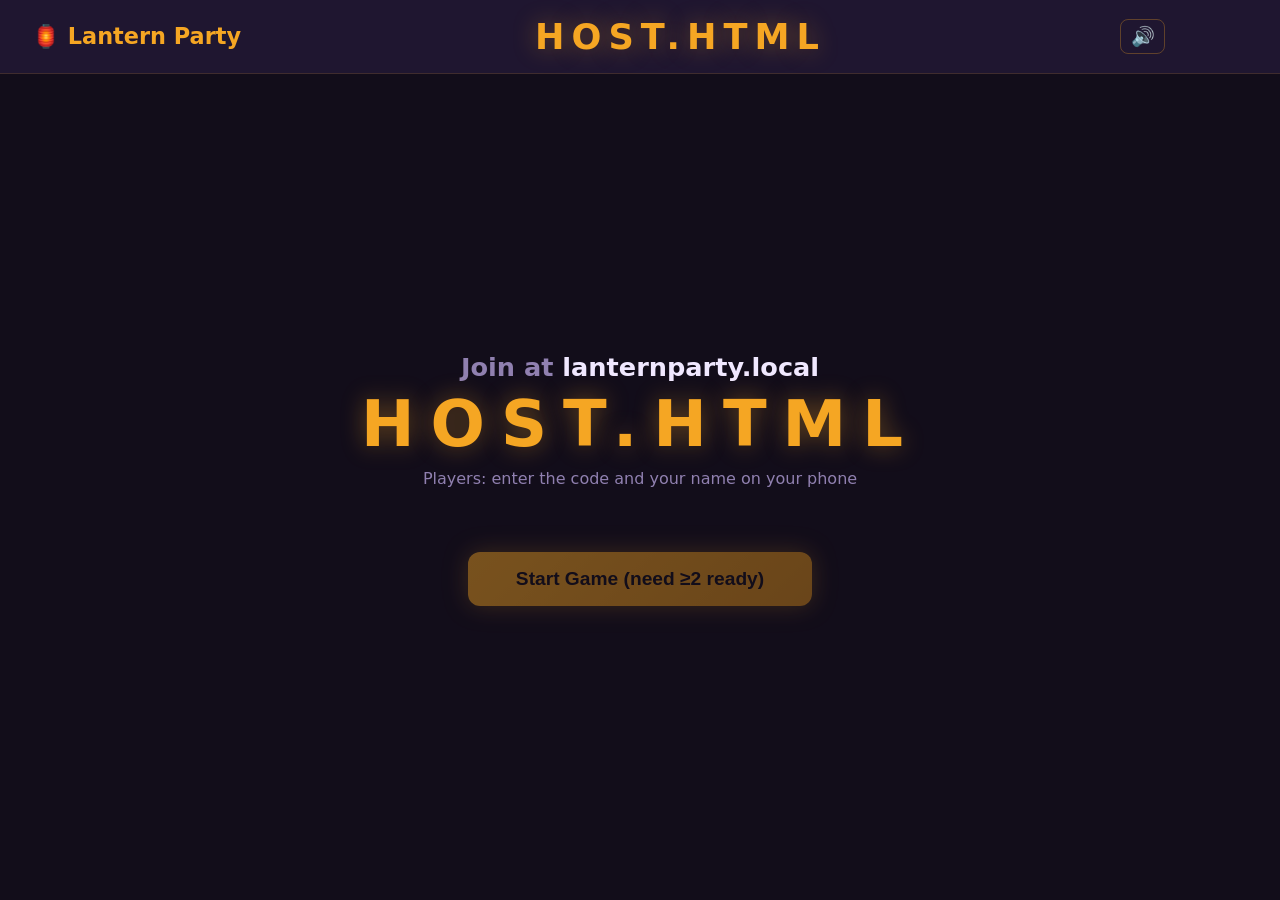
<file: frontend/lampoon/host.html>
<!DOCTYPE html>
<html lang="en">
<head>
  <meta charset="UTF-8" />
  <meta name="viewport" content="width=device-width, initial-scale=1.0" />
  <title>Lantern Party – Host 🏮</title>
  <style>
    *, *::before, *::after { box-sizing: border-box; margin: 0; padding: 0; }

    :root {
      --bg: #120d1a;
      --surface: #1f1630;
      --surface2: #2e2244;
      --primary: #f5a623;
      --primary-dark: #d4891a;
      --accent: #e8645a;
      --green: #52c97a;
      --text: #f0e8ff;
      --text-muted: #9080b0;
      --radius: 14px;
      --glow-gold: 0 0 24px rgba(245,166,35,0.4);
      --glow-green: 0 0 20px rgba(82,201,122,0.45);
    }

    body {
      background: var(--bg);
      color: var(--text);
      font-family: 'Segoe UI', system-ui, sans-serif;
      min-height: 100vh;
      display: flex;
      flex-direction: column;
    }

    /* ── Header ── */
    #top-bar {
      display: flex;
      align-items: center;
      justify-content: space-between;
      padding: 1rem 2rem;
      background: var(--surface);
      border-bottom: 1px solid rgba(245,166,35,0.15);
    }
    #top-bar .brand { font-size: 1.4rem; font-weight: 900; color: var(--primary); }
    #party-code-display {
      font-size: 2.2rem;
      font-weight: 900;
      letter-spacing: 0.2em;
      color: var(--primary);
      text-shadow: var(--glow-gold);
    }
    #timer-bar {
      font-size: 1.6rem;
      font-weight: 700;
      color: var(--text);
      min-width: 70px;
      text-align: right;
    }
    #timer-bar.urgent { color: var(--accent); }

    /* ── Main ── */
    #main {
      flex: 1;
      display: flex;
      flex-direction: column;
      align-items: center;
      justify-content: center;
      padding: 2rem 1.5rem;
    }

    /* ── Screens ── */
    .screen { width: 100%; max-width: 960px; display: none; }
    .screen.active { display: block; }

    /* Lobby */
    #lobby-screen h2 {
      text-align: center;
      font-size: 1.6rem;
      color: var(--text-muted);
      margin-bottom: 0.3rem;
    }
    .lobby-code {
      text-align: center;
      font-size: 4rem;
      font-weight: 900;
      letter-spacing: 0.25em;
      color: var(--primary);
      text-shadow: var(--glow-gold);
      margin-bottom: 0.5rem;
    }
    .lobby-hint {
      text-align: center;
      color: var(--text-muted);
      margin-bottom: 2rem;
      font-size: 1rem;
    }
    #player-grid {
      display: grid;
      grid-template-columns: repeat(auto-fill, minmax(150px, 1fr));
      gap: 1rem;
      margin-bottom: 2rem;
    }
    .player-chip {
      background: var(--surface);
      border: 1.5px solid rgba(255,255,255,0.08);
      border-radius: 10px;
      padding: 0.8rem 1rem;
      text-align: center;
      font-weight: 600;
      transition: border-color 0.3s;
    }
    .player-chip.ready {
      border-color: var(--green);
      box-shadow: var(--glow-green);
    }
    .player-chip .ready-tag {
      font-size: 0.7rem;
      color: var(--green);
      font-weight: 700;
      display: block;
      margin-top: 0.3rem;
    }
    .player-chip.not-ready .ready-tag { color: var(--text-muted); }
    #start-btn {
      display: block;
      margin: 0 auto;
      padding: 1rem 3rem;
      background: linear-gradient(135deg, var(--primary), var(--primary-dark));
      color: #120d1a;
      font-size: 1.2rem;
      font-weight: 800;
      border: none;
      border-radius: 12px;
      cursor: pointer;
      box-shadow: var(--glow-gold);
      transition: transform 0.1s, opacity 0.2s;
    }
    #start-btn:hover { transform: scale(1.03); }
    #start-btn:disabled { opacity: 0.45; cursor: default; transform: none; }

    /* Answering screen */
    #answering-screen { text-align: center; }
    #answering-screen h2 { font-size: 2rem; color: var(--primary); margin-bottom: 1rem; }
    .progress-text { font-size: 1.2rem; color: var(--text-muted); margin-bottom: 2rem; }
    .progress-bar-wrap {
      background: var(--surface2);
      border-radius: 100px;
      height: 18px;
      overflow: hidden;
      max-width: 500px;
      margin: 0 auto 2rem;
    }
    .progress-bar-fill {
      height: 100%;
      background: linear-gradient(90deg, var(--primary), var(--accent));
      border-radius: 100px;
      transition: width 0.4s;
    }
    .round-label {
      display: inline-block;
      padding: 0.4rem 1.2rem;
      background: rgba(245,166,35,0.12);
      border: 1px solid rgba(245,166,35,0.3);
      border-radius: 20px;
      color: var(--primary);
      font-weight: 700;
      font-size: 1rem;
      margin-bottom: 1.5rem;
    }

    /* Matchup / revealing screen */
    #revealing-screen { text-align: center; }
    .matchup-label {
      font-size: 0.95rem;
      color: var(--text-muted);
      margin-bottom: 0.5rem;
    }
    .matchup-prompt {
      font-size: clamp(1.3rem, 3vw, 2.1rem);
      font-weight: 700;
      color: var(--text);
      margin-bottom: 2rem;
      line-height: 1.3;
    }
    .answers-grid {
      display: grid;
      grid-template-columns: 1fr 1fr;
      gap: 1.5rem;
      margin-bottom: 2rem;
    }
    .answer-card {
      background: var(--surface);
      border: 2px solid rgba(255,255,255,0.08);
      border-radius: var(--radius);
      padding: 1.5rem;
      transition: border-color 0.3s, box-shadow 0.3s;
    }
    .answer-card.winner {
      border-color: var(--primary);
      box-shadow: var(--glow-gold);
    }
    .answer-card.loser { opacity: 0.6; }
    .answer-author {
      font-size: 0.85rem;
      color: var(--text-muted);
      font-weight: 600;
      text-transform: uppercase;
      letter-spacing: 0.05em;
      margin-bottom: 0.5rem;
    }
    .answer-text {
      font-size: 1.3rem;
      font-weight: 600;
      min-height: 2rem;
    }
    .vote-count {
      margin-top: 0.8rem;
      font-size: 1.6rem;
      font-weight: 900;
      color: var(--primary);
    }

    .special-banner {
      display: none;
      text-align: center;
      font-size: clamp(1.8rem, 5vw, 3.5rem);
      font-weight: 900;
      padding: 0.8rem;
      border-radius: 12px;
      margin-bottom: 1.5rem;
      animation: pop 0.4s ease;
    }
    .special-banner.show { display: block; }
    .special-banner.lampoon { color: #fff700; text-shadow: 0 0 30px #fff700; background: rgba(255,247,0,0.08); }
    .special-banner.super_lampoon { color: #ff9f43; text-shadow: 0 0 30px #ff9f43; background: rgba(255,159,67,0.08); }
    .special-banner.jinx { color: #a29bfe; text-shadow: 0 0 30px #a29bfe; background: rgba(162,155,254,0.08); }
    .special-banner.no_answer { color: var(--accent); background: rgba(232,100,90,0.08); }
    .special-banner.tie { color: var(--green); background: rgba(82,201,122,0.08); }

    @keyframes pop {
      0% { transform: scale(0.5); opacity: 0; }
      80% { transform: scale(1.07); }
      100% { transform: scale(1); opacity: 1; }
    }

    /* Scoreboard */
    #scores-screen { text-align: center; }
    #scores-screen h2 { font-size: 2rem; color: var(--primary); margin-bottom: 1.5rem; }
    .score-row {
      display: flex;
      align-items: center;
      background: var(--surface);
      border-radius: 10px;
      padding: 0.8rem 1.2rem;
      margin-bottom: 0.8rem;
      font-size: 1.1rem;
      font-weight: 600;
    }
    .score-rank { width: 40px; color: var(--text-muted); }
    .score-name { flex: 1; text-align: left; }
    .score-pts { color: var(--primary); font-weight: 800; font-size: 1.2rem; }

    /* Final round */
    #final-answering-screen, #final-revealing-screen { text-align: center; }
    #final-answering-screen h2, #final-revealing-screen h2 {
      font-size: 1.8rem; color: var(--accent); margin-bottom: 0.5rem;
    }
    .final-prompt-text {
      font-size: clamp(1.3rem, 3vw, 2rem);
      font-weight: 700;
      margin-bottom: 2rem;
      color: var(--text);
    }
    .final-answer-list { max-width: 600px; margin: 0 auto 2rem; }
    .final-answer-row {
      display: flex;
      align-items: flex-start;
      gap: 1rem;
      background: var(--surface);
      border-radius: 10px;
      padding: 1rem 1.2rem;
      margin-bottom: 0.8rem;
      text-align: left;
    }
    .final-answer-row .player-name { font-weight: 700; min-width: 100px; color: var(--primary); }
    .final-answer-row .answer-body { flex: 1; }
    .final-answer-row .vote-tally {
      font-weight: 800;
      color: var(--primary);
      min-width: 50px;
      text-align: right;
    }

    /* Game over */
    #game-over-screen { text-align: center; }
    #game-over-screen h2 {
      font-size: clamp(2rem, 6vw, 4rem);
      color: var(--primary);
      text-shadow: var(--glow-gold);
      margin-bottom: 0.5rem;
    }
    .winner-name {
      font-size: clamp(1.5rem, 4vw, 2.8rem);
      font-weight: 900;
      color: var(--green);
      text-shadow: var(--glow-green);
      margin-bottom: 2rem;
    }

    #next-btn {
      margin-top: 1.5rem;
      padding: 0.8rem 2.5rem;
      background: var(--surface2);
      color: var(--text);
      border: 1.5px solid rgba(245,166,35,0.3);
      border-radius: 10px;
      font-size: 1rem;
      font-weight: 700;
      cursor: pointer;
      transition: border-color 0.2s;
      display: none;
    }
    #next-btn:hover { border-color: var(--primary); }
    #next-btn.show { display: inline-block; }

    .conn-dot {
      width: 10px; height: 10px;
      border-radius: 50%;
      background: #888;
      display: inline-block;
      margin-right: 6px;
    }
    .conn-dot.ok { background: var(--green); }

    #tts-btn {
      background: none;
      border: 1.5px solid rgba(245,166,35,0.3);
      border-radius: 8px;
      color: var(--text-muted);
      font-size: 1.2rem;
      padding: 0.3rem 0.6rem;
      cursor: pointer;
      transition: border-color 0.2s, color 0.2s;
    }
    #tts-btn:hover { border-color: var(--primary); color: var(--primary); }
    #tts-btn.muted { color: var(--accent); border-color: var(--accent); }
  </style>
</head>
<body>

<div id="top-bar">
  <div class="brand">🏮 Lantern Party</div>
  <div id="party-code-display">----</div>
  <div style="display:flex;align-items:center;gap:0.8rem;">
    <button id="tts-btn" title="Toggle narration">🔊</button>
    <div id="timer-bar"></div>
  </div>
</div>

<div id="main">

  <!-- Lobby -->
  <div id="lobby-screen" class="screen active">
    <h2>Join at <strong style="color:var(--text)">lanternparty.local</strong></h2>
    <div class="lobby-code" id="lobby-code">----</div>
    <p class="lobby-hint">Players: enter the code and your name on your phone</p>
    <div id="player-grid"></div>
    <button id="start-btn" disabled>Start Game (need ≥2 ready)</button>
    <div id="lobby-error" style="color:var(--accent);text-align:center;margin-top:1rem;"></div>
  </div>

  <!-- Answering -->
  <div id="answering-screen" class="screen">
    <div class="round-label" id="round-label">Round 1</div>
    <h2>Everyone is answering…</h2>
    <p class="progress-text" id="answers-progress">0 / 0 answers in</p>
    <div class="progress-bar-wrap">
      <div class="progress-bar-fill" id="answers-bar" style="width:0%"></div>
    </div>
  </div>

  <!-- Revealing matchup -->
  <div id="revealing-screen" class="screen">
    <p class="matchup-label" id="matchup-label">Matchup 1 of 1</p>
    <div class="matchup-prompt" id="matchup-prompt"></div>
    <div class="answers-grid">
      <div class="answer-card" id="card-a">
        <div class="answer-author" id="author-a">Player A</div>
        <div class="answer-text" id="answer-a">…</div>
        <div class="vote-count" id="votes-a">0 votes</div>
      </div>
      <div class="answer-card" id="card-b">
        <div class="answer-author" id="author-b">Player B</div>
        <div class="answer-text" id="answer-b">…</div>
        <div class="vote-count" id="votes-b">0 votes</div>
      </div>
    </div>
    <div class="special-banner" id="special-banner"></div>
    <button id="next-btn" class="show">Next →</button>
  </div>

  <!-- Scores -->
  <div id="scores-screen" class="screen">
    <h2 id="scores-title">Scoreboard</h2>
    <div id="scores-list" style="max-width:500px;margin:0 auto;"></div>
  </div>

  <!-- Final Answering -->
  <div id="final-answering-screen" class="screen">
    <div class="round-label" style="border-color:var(--accent);color:var(--accent);">⚡ Final Round</div>
    <h2>Final Question!</h2>
    <div class="final-prompt-text" id="final-prompt-host"></div>
    <p class="progress-text" id="final-answers-progress">0 / 0 answers in</p>
    <div class="progress-bar-wrap">
      <div class="progress-bar-fill" id="final-answers-bar" style="width:0%;background:linear-gradient(90deg,var(--accent),var(--primary))"></div>
    </div>
  </div>

  <!-- Final Revealing -->
  <div id="final-revealing-screen" class="screen">
    <div class="round-label" style="border-color:var(--accent);color:var(--accent);">⚡ Final Round – Voting</div>
    <div class="final-prompt-text" id="final-reveal-prompt"></div>
    <div class="final-answer-list" id="final-answer-list"></div>
  </div>

  <!-- Game Over -->
  <div id="game-over-screen" class="screen">
    <div style="font-size:4rem;">🏆</div>
    <h2>Game Over!</h2>
    <div class="winner-name" id="winner-display"></div>
    <div id="final-scores-list" style="max-width:500px;margin:0 auto;"></div>
  </div>

</div><!-- /main -->

<div id="party-ending-banner" style="display:none;position:fixed;bottom:0;left:0;right:0;background:var(--surface2);border-top:2px solid var(--primary);color:var(--primary);font-size:1.1rem;font-weight:700;text-align:center;padding:0.8rem 1rem;z-index:9999;">
  🏮 Party is ending… redirecting in <span id="redirect-countdown">5</span>s
</div>

<script>
  // ── Routing ────────────────────────────────────────────────────────────
  const partyCode = location.pathname.split('/').pop().toUpperCase();
  document.getElementById('party-code-display').textContent = partyCode;
  document.getElementById('lobby-code').textContent = partyCode;

  const wsUrl = `${location.protocol === 'https:' ? 'wss' : 'ws'}://${location.host}/ws/${partyCode}/host`;
  let ws;

  // ── WebSocket ─────────────────────────────────────────────────────────
  function connect() {
    ws = new WebSocket(wsUrl);
    ws.onopen = () => {
      document.querySelector('.conn-dot') && (document.querySelector('.conn-dot').className = 'conn-dot ok');
    };
    ws.onclose = () => { setTimeout(connect, 2000); };
    ws.onmessage = (e) => {
      try { handleMsg(JSON.parse(e.data)); } catch(_) {}
    };
  }
  connect();

  const startBtn = document.getElementById('start-btn');
  const nextBtn  = document.getElementById('next-btn');

  startBtn.addEventListener('click', () => {
    ws.send(JSON.stringify({ type: 'start_game', data: {} }));
  });
  nextBtn.addEventListener('click', () => {
    ws.send(JSON.stringify({ type: 'next', data: {} }));
  });

  // ── Screen management ─────────────────────────────────────────────────
  const screens = {
    lobby:            document.getElementById('lobby-screen'),
    answering:        document.getElementById('answering-screen'),
    revealing:        document.getElementById('revealing-screen'),
    scores:           document.getElementById('scores-screen'),
    final_answering:  document.getElementById('final-answering-screen'),
    final_revealing:  document.getElementById('final-revealing-screen'),
    game_over:        document.getElementById('game-over-screen'),
  };

  function showScreen(name) {
    Object.values(screens).forEach(s => s.classList.remove('active'));
    if (screens[name]) screens[name].classList.add('active');
  }

  // ── Message handler ───────────────────────────────────────────────────
  function handleMsg(msg) {
    const { type, data } = msg;

    if (type === 'lobby_state') {
      renderLobby(data);
    } else if (type === 'player_joined' || type === 'player_ready') {
      // Will be followed by lobby_state
    } else if (type === 'game_state') {
      renderGameState(data);
    } else if (type === 'timer') {
      updateTimer(data.seconds_remaining);
    } else if (type === 'matchup_start') {
      renderMatchupStart(data);
    } else if (type === 'vote_result') {
      renderVoteResult(data);
    } else if (type === 'scores') {
      renderScores(data);
    } else if (type === 'final_prompt') {
      renderFinalPrompt(data);
    } else if (type === 'final_reveal') {
      renderFinalReveal(data);
    } else if (type === 'game_over') {
      renderGameOver(data);
    } else if (type === 'party_ended') {
      startRedirectCountdown(5);
    } else if (type === 'error') {
      document.getElementById('lobby-error').textContent = data.message;
    }
  }

  // ── Lobby ─────────────────────────────────────────────────────────────
  function renderLobby(data) {
    showScreen('lobby');
    const grid = document.getElementById('player-grid');
    grid.innerHTML = '';
    (data.players || []).forEach(p => {
      const chip = document.createElement('div');
      chip.className = 'player-chip ' + (p.ready ? 'ready' : 'not-ready');
      chip.innerHTML = `<span>${escHtml(p.name)}</span><span class="ready-tag">${p.ready ? '✓ Ready' : 'Not ready'}</span>`;
      grid.appendChild(chip);
    });
    const readyCount = (data.players || []).filter(p => p.ready).length;
    startBtn.disabled = readyCount < 2;
    startBtn.textContent = readyCount < 2
      ? `Start Game (need ≥2 ready – ${readyCount} ready)`
      : `▶ Start Game (${readyCount} ready)`;
  }

  // ── Game state ────────────────────────────────────────────────────────
  function renderGameState(data) {
    if (!data.phase) return;
    document.getElementById('round-label').textContent =
      data.round_num === 2 ? 'Round 2' : 'Round 1';

    if (data.phase === 'lobby') { /* handled by lobby_state */ return; }

    if (data.phase === 'answering') {
      showScreen('answering');
      updateAnsweringProgress(data.answers_received || 0, data.answers_expected || 0);
    }
    if (data.phase === 'revealing') {
      showScreen('revealing');
      if (data.matchup) updateMatchupDisplay(data.matchup);
    }
    if (data.phase === 'final_answering') {
      showScreen('final_answering');
      document.getElementById('final-prompt-host').textContent = data.final_prompt || '';
      updateFinalProgress(data.answers_received || 0, data.answers_expected || 0);
    }
    if (data.phase === 'final_revealing') {
      showScreen('final_revealing');
      document.getElementById('final-reveal-prompt').textContent = data.final_prompt || '';
      if (data.final_answers) renderFinalAnswersLive(data.final_answers);
    }
    if (data.phase === 'game_over') {
      showScreen('game_over');
      if (data.final_scores) renderFinalScoresList(data.final_scores);
    }
    if (data.timer !== undefined) updateTimer(data.timer);
    if (data.scores) renderScoresBar(data.scores);
  }

  function updateAnsweringProgress(rec, exp) {
    document.getElementById('answers-progress').textContent = `${rec} / ${exp} answers in`;
    document.getElementById('answers-bar').style.width = exp > 0 ? `${Math.round(rec/exp*100)}%` : '0%';
  }

  function updateFinalProgress(rec, exp) {
    document.getElementById('final-answers-progress').textContent = `${rec} / ${exp} answers in`;
    document.getElementById('final-answers-bar').style.width = exp > 0 ? `${Math.round(rec/exp*100)}%` : '0%';
  }

  function updateMatchupDisplay(m) {
    document.getElementById('matchup-prompt').textContent = m.prompt || '';
    document.getElementById('author-a').textContent = m.player_a_name || 'Player A';
    document.getElementById('author-b').textContent = m.player_b_name || 'Player B';
    document.getElementById('answer-a').textContent = m.answer_a || '…';
    document.getElementById('answer-b').textContent = m.answer_b || '…';
    const va = m.votes_a || 0, vb = m.votes_b || 0;
    document.getElementById('votes-a').textContent = `${va} vote${va !== 1 ? 's' : ''}`;
    document.getElementById('votes-b').textContent = `${vb} vote${vb !== 1 ? 's' : ''}`;
    document.getElementById('matchup-label').textContent =
      `Matchup ${(m.matchup_index || 0) + 1} of ${m.matchup_total || 1}`;
  }

  // ── Matchup start ─────────────────────────────────────────────────────
  function renderMatchupStart(data) {
    showScreen('revealing');
    const promptText = data.prompt || '';
    document.getElementById('matchup-prompt').textContent = promptText;
    document.getElementById('author-a').textContent = data.player_a_name || 'A';
    document.getElementById('author-b').textContent = data.player_b_name || 'B';
    document.getElementById('answer-a').textContent = data.answer_a || '(no answer)';
    document.getElementById('answer-b').textContent = data.answer_b || '(no answer)';
    document.getElementById('votes-a').textContent = '0 votes';
    document.getElementById('votes-b').textContent = '0 votes';
    document.getElementById('matchup-label').textContent =
      `Matchup ${(data.matchup_index || 0) + 1} of ${data.matchup_total || 1}`;
    ['card-a','card-b'].forEach(id => {
      document.getElementById(id).className = 'answer-card';
    });
    const banner = document.getElementById('special-banner');
    banner.className = 'special-banner';
    banner.textContent = '';
    nextBtn.classList.remove('show');
    speak(promptText);
  }

  // ── Vote result ───────────────────────────────────────────────────────
  function renderVoteResult(data) {
    const va = data.votes_a || 0, vb = data.votes_b || 0;
    document.getElementById('votes-a').textContent = `${va} vote${va !== 1 ? 's' : ''} (+${data.points_a})`;
    document.getElementById('votes-b').textContent = `${vb} vote${vb !== 1 ? 's' : ''} (+${data.points_b})`;

    const cardA = document.getElementById('card-a');
    const cardB = document.getElementById('card-b');
    if (va > vb) { cardA.classList.add('winner'); cardB.classList.add('loser'); }
    else if (vb > va) { cardB.classList.add('winner'); cardA.classList.add('loser'); }
    else { cardA.classList.add('winner'); cardB.classList.add('winner'); }

    const banner = document.getElementById('special-banner');
    const specials = {
      lampoon: '🏮 LAMPOON!',
      super_lampoon: '🔥 SUPER LAMPOON!',
      jinx: '🔗 JINX – 0 points each!',
      no_answer: '😶 No answer – opponent wins big!',
      tie: '🤝 TIE – Both win!',
    };
    if (data.special && specials[data.special]) {
      banner.textContent = specials[data.special];
      banner.className = `special-banner show ${data.special}`;
    }
    nextBtn.classList.add('show');
  }

  // ── Scores ────────────────────────────────────────────────────────────
  function renderScores(data) {
    showScreen('scores');
    const list = document.getElementById('scores-list');
    list.innerHTML = '';
    (data.scores || []).forEach((s, i) => {
      const row = document.createElement('div');
      row.className = 'score-row';
      row.innerHTML = `<span class="score-rank">${i + 1}.</span><span class="score-name">${escHtml(s.name)}</span><span class="score-pts">${s.score} pts</span>`;
      list.appendChild(row);
    });
    document.getElementById('scores-title').textContent =
      data.round_complete ? `After Round ${data.round_num}` : 'Scoreboard';
  }

  function renderScoresBar(scores) {
    // Subtle live update; only if on scores screen
  }

  // ── Final prompt (host view) ──────────────────────────────────────────
  function renderFinalPrompt(data) {
    showScreen('final_answering');
    document.getElementById('final-prompt-host').textContent = data.prompt_text || '';
    if (data.answers) {
      renderFinalAnswersLive(data.answers);
    }
  }

  function renderFinalAnswersLive(answers) {
    const list = document.getElementById('final-answer-list');
    list.innerHTML = '';
    (answers || []).forEach(a => {
      const row = document.createElement('div');
      row.className = 'final-answer-row';
      row.innerHTML = `
        <span class="player-name">${escHtml(a.name)}</span>
        <span class="answer-body">${escHtml(a.answer || '…')}</span>
        <span class="vote-tally">${a.votes !== undefined ? a.votes + ' 🗳' : ''}</span>`;
      list.appendChild(row);
    });
  }

  // ── Final reveal ──────────────────────────────────────────────────────
  function renderFinalReveal(data) {
    showScreen('final_revealing');
    renderFinalAnswersLive(data.player_votes || []);
  }

  // ── Game Over ─────────────────────────────────────────────────────────
  function renderGameOver(data) {
    showScreen('game_over');
    const winners = data.winners || [];
    document.getElementById('winner-display').textContent =
      winners.length === 1 ? `🥇 ${winners[0]}` : `🥇 ${winners.join(' & ')}`;
    renderFinalScoresList(data.final_scores || []);
  }

  function renderFinalScoresList(scores) {
    const list = document.getElementById('final-scores-list');
    list.innerHTML = '';
    scores.forEach((s, i) => {
      const row = document.createElement('div');
      row.className = 'score-row';
      row.innerHTML = `<span class="score-rank">${i + 1}.</span><span class="score-name">${escHtml(s.name)}</span><span class="score-pts">${s.score} pts</span>`;
      list.appendChild(row);
    });
  }

  // ── Timer ─────────────────────────────────────────────────────────────
  let timerEl = document.getElementById('timer-bar');
  function updateTimer(sec) {
    if (sec === 0) { timerEl.textContent = ''; return; }
    timerEl.textContent = `⏱ ${sec}s`;
    timerEl.className = sec <= 10 ? 'urgent' : '';
  }

  // ── Text-to-Speech ────────────────────────────────────────────────────
  let ttsEnabled = true;
  const ttsBtn = document.getElementById('tts-btn');
  ttsBtn.addEventListener('click', () => {
    ttsEnabled = !ttsEnabled;
    ttsBtn.textContent = ttsEnabled ? '🔊' : '🔇';
    ttsBtn.classList.toggle('muted', !ttsEnabled);
    if (!ttsEnabled) window.speechSynthesis && window.speechSynthesis.cancel();
  });

  function speak(text) {
    if (!ttsEnabled || !window.speechSynthesis || !text) return;
    window.speechSynthesis.cancel();
    const utt = new SpeechSynthesisUtterance(text);
    utt.rate = 0.95;
    utt.pitch = 1;
    window.speechSynthesis.speak(utt);
  }

  // ── Helpers ───────────────────────────────────────────────────────────
  function escHtml(s) {
    return String(s)
      .replace(/&/g, '&amp;')
      .replace(/</g, '&lt;')
      .replace(/>/g, '&gt;')
      .replace(/"/g, '&quot;');
  }

  // ── Party-ending redirect countdown ───────────────────────────────────
  let _redirectInterval = null;
  function startRedirectCountdown(seconds) {
    if (_redirectInterval) return;  // already counting down
    const banner = document.getElementById('party-ending-banner');
    const countEl = document.getElementById('redirect-countdown');
    let remaining = seconds;
    countEl.textContent = remaining;
    banner.style.display = 'block';
    _redirectInterval = setInterval(() => {
      remaining -= 1;
      countEl.textContent = remaining;
      if (remaining <= 0) {
        clearInterval(_redirectInterval);
        window.location.href = '/';
      }
    }, 1000);
  }
</script>
</body>
</html>
</file>
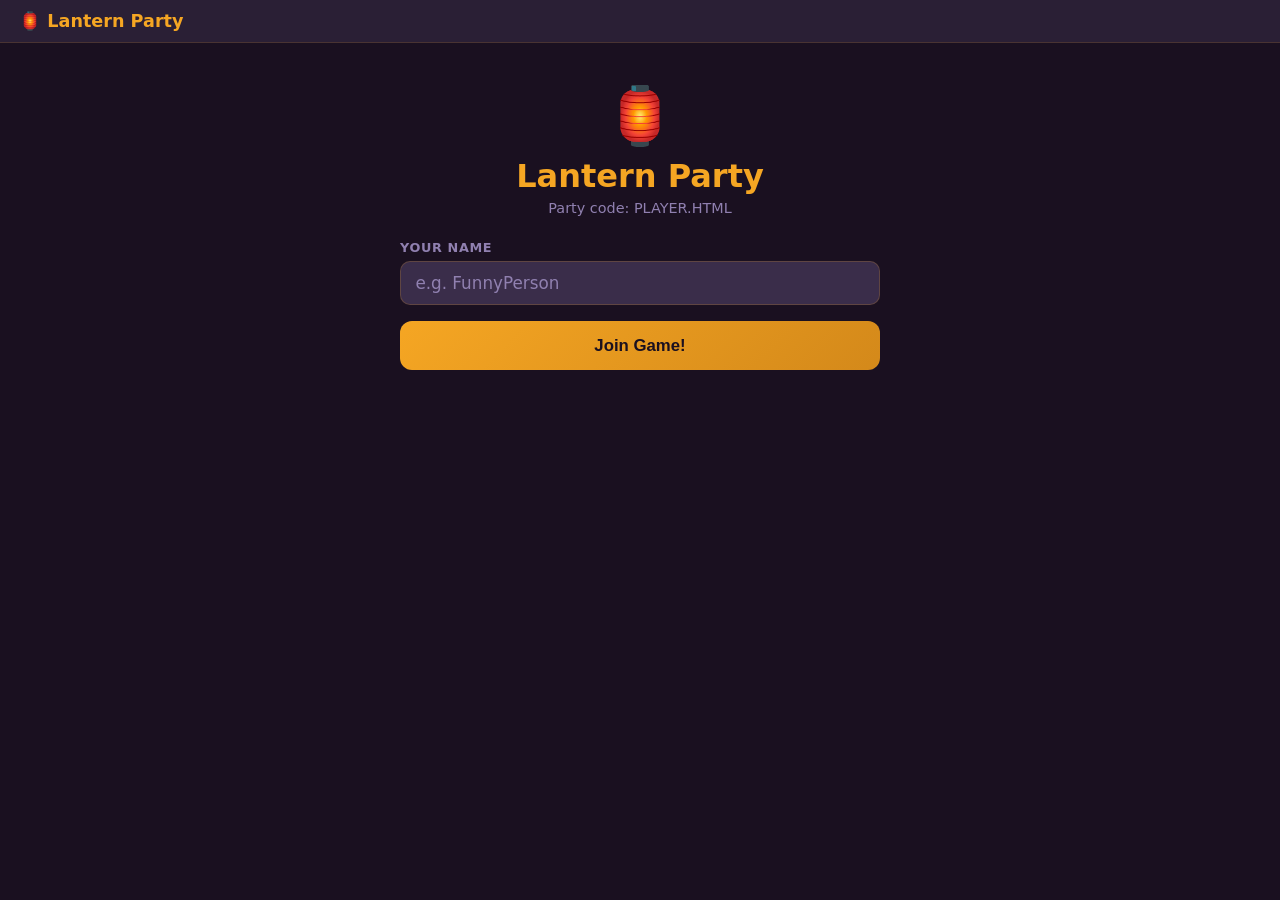
<file: frontend/lampoon/player.html>
<!DOCTYPE html>
<html lang="en">
<head>
  <meta charset="UTF-8" />
  <meta name="viewport" content="width=device-width, initial-scale=1.0, maximum-scale=1.0" />
  <title>Lantern Party – Player 🏮</title>
  <style>
    *, *::before, *::after { box-sizing: border-box; margin: 0; padding: 0; }

    :root {
      --bg: #1a1020;
      --surface: #2a1f35;
      --surface2: #3a2d4a;
      --primary: #f5a623;
      --primary-dark: #d4891a;
      --accent: #e8645a;
      --green: #52c97a;
      --text: #f0e8ff;
      --text-muted: #9080b0;
      --radius: 14px;
    }

    html, body {
      height: 100%;
    }

    body {
      background: var(--bg);
      color: var(--text);
      font-family: 'Segoe UI', system-ui, sans-serif;
      display: flex;
      flex-direction: column;
      min-height: 100vh;
    }

    /* ── Top bar ── */
    #top-bar {
      display: flex;
      align-items: center;
      justify-content: space-between;
      padding: 0.7rem 1.2rem;
      background: var(--surface);
      border-bottom: 1px solid rgba(245,166,35,0.15);
      flex-shrink: 0;
    }
    #top-bar .brand { font-size: 1.1rem; font-weight: 800; color: var(--primary); }
    #top-timer {
      font-size: 1.2rem;
      font-weight: 800;
    }
    #top-timer.urgent { color: var(--accent); }

    /* ── Main ── */
    #main {
      flex: 1;
      display: flex;
      flex-direction: column;
      align-items: center;
      justify-content: flex-start;
      padding: 1.5rem 1rem 2rem;
      overflow-y: auto;
    }

    /* ── Screens ── */
    .screen { width: 100%; max-width: 480px; display: none; }
    .screen.active { display: flex; flex-direction: column; }

    /* ── Join ── */
    #join-screen {
      align-items: center;
      text-align: center;
      padding-top: 1rem;
    }
    #join-screen .logo { font-size: 3.5rem; margin-bottom: 0.5rem; }
    #join-screen h1 { font-size: 2rem; font-weight: 900; color: var(--primary); margin-bottom: 0.3rem; }
    #join-screen .code-hint {
      color: var(--text-muted);
      font-size: 0.9rem;
      margin-bottom: 1.5rem;
    }

    label {
      display: block;
      font-size: 0.8rem;
      color: var(--text-muted);
      font-weight: 700;
      text-transform: uppercase;
      letter-spacing: 0.05em;
      margin-bottom: 0.35rem;
      align-self: flex-start;
    }
    input[type="text"], textarea {
      width: 100%;
      background: var(--surface2);
      border: 1.5px solid rgba(245,166,35,0.2);
      border-radius: 10px;
      color: var(--text);
      font-size: 1.05rem;
      padding: 0.7rem 0.9rem;
      outline: none;
      transition: border-color 0.2s;
      font-family: inherit;
    }
    input[type="text"]:focus, textarea:focus { border-color: var(--primary); }
    input[type="text"]::placeholder, textarea::placeholder { color: var(--text-muted); }

    textarea {
      resize: none;
      height: 100px;
      margin-bottom: 0.8rem;
    }

    .btn {
      width: 100%;
      padding: 0.9rem;
      border: none;
      border-radius: 12px;
      font-size: 1.05rem;
      font-weight: 800;
      cursor: pointer;
      transition: transform 0.1s, opacity 0.2s;
      margin-bottom: 0.6rem;
    }
    .btn:active { transform: scale(0.97); }
    .btn:disabled { opacity: 0.45; cursor: default; }
    .btn-primary {
      background: linear-gradient(135deg, var(--primary), var(--primary-dark));
      color: #1a1020;
    }
    .btn-vote {
      background: var(--surface2);
      color: var(--text);
      border: 2px solid rgba(255,255,255,0.1);
      text-align: left;
      padding: 1rem 1.2rem;
      border-radius: 12px;
    }
    .btn-vote:active, .btn-vote.selected {
      border-color: var(--primary);
      box-shadow: 0 0 16px rgba(245,166,35,0.3);
    }

    .error-msg {
      background: rgba(232,100,90,0.15);
      border: 1px solid rgba(232,100,90,0.4);
      border-radius: 8px;
      color: #f08080;
      font-size: 0.9rem;
      padding: 0.6rem 0.9rem;
      margin-top: 0.6rem;
      display: none;
    }
    .error-msg.visible { display: block; }

    /* Lobby */
    #lobby-screen {
      align-items: center;
      text-align: center;
    }
    .big-code {
      font-size: 3.5rem;
      font-weight: 900;
      letter-spacing: 0.2em;
      color: var(--primary);
      margin: 1rem 0 0.3rem;
    }
    .waiting-text {
      color: var(--text-muted);
      font-size: 1rem;
      margin-bottom: 1.5rem;
    }
    #lobby-players {
      width: 100%;
      margin-bottom: 1.5rem;
    }
    .player-row {
      display: flex;
      justify-content: space-between;
      align-items: center;
      background: var(--surface);
      border-radius: 8px;
      padding: 0.6rem 1rem;
      margin-bottom: 0.5rem;
      font-size: 0.95rem;
    }
    .ready-pill {
      font-size: 0.75rem;
      font-weight: 700;
      padding: 0.2rem 0.6rem;
      border-radius: 20px;
    }
    .ready-pill.yes { background: rgba(82,201,122,0.2); color: var(--green); }
    .ready-pill.no  { background: rgba(144,128,176,0.2); color: var(--text-muted); }
    .ready-btn {
      display: block;
      width: 100%;
      padding: 0.8rem;
      border: none;
      border-radius: 12px;
      font-size: 1rem;
      font-weight: 800;
      cursor: pointer;
      background: var(--surface2);
      color: var(--text);
      border: 1.5px solid rgba(245,166,35,0.3);
      transition: background 0.2s;
    }
    .ready-btn.is-ready {
      background: rgba(82,201,122,0.15);
      border-color: var(--green);
      color: var(--green);
    }

    /* Answering */
    #answering-screen h2 {
      font-size: 1.1rem;
      color: var(--text-muted);
      font-weight: 600;
      margin-bottom: 1rem;
    }
    .prompt-block {
      background: var(--surface);
      border: 1px solid rgba(245,166,35,0.2);
      border-radius: var(--radius);
      padding: 1.2rem;
      margin-bottom: 1.2rem;
    }
    .prompt-block .prompt-label {
      font-size: 0.75rem;
      color: var(--text-muted);
      font-weight: 700;
      text-transform: uppercase;
      letter-spacing: 0.08em;
      margin-bottom: 0.6rem;
    }
    .prompt-block .prompt-q {
      font-size: 1.1rem;
      font-weight: 600;
      color: var(--text);
      margin-bottom: 1rem;
    }
    .submitted-badge {
      display: inline-flex;
      align-items: center;
      gap: 0.3rem;
      background: rgba(82,201,122,0.15);
      border: 1px solid rgba(82,201,122,0.35);
      border-radius: 20px;
      color: var(--green);
      font-size: 0.85rem;
      font-weight: 700;
      padding: 0.3rem 0.8rem;
    }

    /* Voting */
    #voting-screen h2 {
      font-size: 1rem;
      color: var(--text-muted);
      margin-bottom: 0.4rem;
      font-weight: 600;
    }
    .vote-prompt {
      font-size: 1.15rem;
      font-weight: 700;
      margin-bottom: 1.5rem;
      color: var(--text);
      text-align: center;
    }
    .vote-option {
      background: var(--surface);
      border: 2px solid rgba(255,255,255,0.08);
      border-radius: var(--radius);
      padding: 1.1rem 1.2rem;
      margin-bottom: 1rem;
      cursor: pointer;
      transition: border-color 0.2s, box-shadow 0.2s;
      font-size: 1.05rem;
    }
    .vote-option:active, .vote-option.selected {
      border-color: var(--primary);
      box-shadow: 0 0 16px rgba(245,166,35,0.3);
    }
    .vote-option .option-label {
      font-size: 0.75rem;
      font-weight: 700;
      text-transform: uppercase;
      letter-spacing: 0.08em;
      color: var(--text-muted);
      margin-bottom: 0.4rem;
    }

    /* Waiting */
    #waiting-screen {
      align-items: center;
      text-align: center;
    }
    #waiting-screen .wait-icon { font-size: 3rem; margin-bottom: 1rem; }
    #waiting-screen h2 { font-size: 1.4rem; color: var(--text-muted); margin-bottom: 0.5rem; }
    #waiting-screen p { color: var(--text-muted); font-size: 0.9rem; }

    /* Final answering */
    #final-answering-screen {
      align-items: center;
    }
    .final-badge {
      display: inline-block;
      background: rgba(232,100,90,0.15);
      border: 1px solid rgba(232,100,90,0.3);
      color: var(--accent);
      border-radius: 20px;
      padding: 0.3rem 1rem;
      font-size: 0.85rem;
      font-weight: 700;
      margin-bottom: 1rem;
    }
    #final-answering-screen .final-q {
      font-size: 1.2rem;
      font-weight: 700;
      color: var(--text);
      margin-bottom: 1.2rem;
      text-align: center;
    }

    /* Final voting */
    #final-voting-screen h2 {
      font-size: 1rem;
      color: var(--text-muted);
      margin-bottom: 0.3rem;
      font-weight: 600;
    }
    .final-vote-hint {
      font-size: 0.85rem;
      color: var(--text-muted);
      margin-bottom: 1rem;
      text-align: center;
    }
    .votes-remaining {
      font-size: 1.8rem;
      font-weight: 900;
      color: var(--primary);
      text-align: center;
      margin-bottom: 1rem;
    }
    .final-vote-row {
      display: flex;
      align-items: flex-start;
      gap: 0.8rem;
      background: var(--surface);
      border-radius: 12px;
      padding: 1rem;
      margin-bottom: 0.8rem;
    }
    .final-vote-row .ans-info { flex: 1; }
    .final-vote-row .player-tag {
      font-size: 0.8rem;
      color: var(--primary);
      font-weight: 700;
      margin-bottom: 0.3rem;
    }
    .final-vote-row .ans-text { font-size: 0.95rem; color: var(--text); }
    .vote-stepper {
      display: flex;
      align-items: center;
      gap: 0.5rem;
    }
    .vote-stepper button {
      width: 36px;
      height: 36px;
      border-radius: 50%;
      border: 2px solid rgba(245,166,35,0.4);
      background: var(--surface2);
      color: var(--primary);
      font-size: 1.2rem;
      font-weight: 900;
      cursor: pointer;
      line-height: 1;
    }
    .vote-stepper .vote-num {
      min-width: 28px;
      text-align: center;
      font-size: 1.3rem;
      font-weight: 900;
      color: var(--primary);
    }

    /* Results wait */
    #results-wait-screen {
      align-items: center;
      text-align: center;
    }

    /* Score display */
    #score-display {
      position: fixed;
      bottom: 1rem;
      right: 1rem;
      background: var(--surface);
      border: 1px solid rgba(245,166,35,0.2);
      border-radius: 10px;
      padding: 0.5rem 1rem;
      font-size: 0.9rem;
      color: var(--text-muted);
      display: none;
    }
    #score-display span { color: var(--primary); font-weight: 800; }
  </style>
</head>
<body>

<div id="top-bar">
  <div class="brand">🏮 Lantern Party</div>
  <div id="top-timer"></div>
</div>

<div id="main">

  <!-- Join -->
  <div id="join-screen" class="screen active">
    <div class="logo">🏮</div>
    <h1>Lantern Party</h1>
    <p class="code-hint" id="join-code-hint">Joining party…</p>
    <label for="name-input">Your Name</label>
    <input type="text" id="name-input" placeholder="e.g. FunnyPerson" maxlength="20" autocomplete="off" style="margin-bottom:1rem;" />
    <button class="btn btn-primary" id="name-submit-btn">Join Game!</button>
    <div class="error-msg" id="join-error"></div>
  </div>

  <!-- Lobby -->
  <div id="lobby-screen" class="screen">
    <p style="color:var(--text-muted);font-size:0.9rem;">Party code</p>
    <div class="big-code" id="lobby-code-display">----</div>
    <p class="waiting-text">Waiting for the host to start…</p>
    <div id="lobby-players"></div>
    <button class="ready-btn" id="ready-btn">👍 Mark me as Ready</button>
  </div>

  <!-- Answering -->
  <div id="answering-screen" class="screen">
    <h2 id="round-hint">Round 1 – Answer your prompts!</h2>
    <div id="prompts-container"></div>
  </div>

  <!-- Voting -->
  <div id="voting-screen" class="screen">
    <h2>Vote for your favourite answer!</h2>
    <div class="vote-prompt" id="vote-prompt-text"></div>
    <div id="vote-options"></div>
    <div class="error-msg" id="vote-error"></div>
  </div>

  <!-- Waiting (submitted answer, watching reveal) -->
  <div id="waiting-screen" class="screen">
    <div class="wait-icon">👀</div>
    <h2>Answers are in!</h2>
    <p>Watch the big screen for the reveal…</p>
  </div>

  <!-- Final answering -->
  <div id="final-answering-screen" class="screen">
    <div class="final-badge">⚡ Final Round</div>
    <p class="final-q" id="final-q-text"></p>
    <textarea id="final-answer-input" placeholder="Your funniest answer…"></textarea>
    <button class="btn btn-primary" id="final-submit-btn">Submit Answer</button>
    <div class="error-msg" id="final-error"></div>
  </div>

  <!-- Final voting -->
  <div id="final-voting-screen" class="screen">
    <h2 style="text-align:center;margin-bottom:0.3rem;">Distribute your 3 votes!</h2>
    <p class="final-vote-hint">You can stack all on one or split any way you like.</p>
    <div class="votes-remaining" id="votes-remaining">3 votes left</div>
    <div id="final-vote-rows"></div>
    <button class="btn btn-primary" id="final-vote-submit" disabled>Submit Votes</button>
    <div class="error-msg" id="final-vote-error"></div>
  </div>

  <!-- Waiting for results -->
  <div id="results-wait-screen" class="screen">
    <div class="wait-icon">🏆</div>
    <h2 style="color:var(--text-muted);">Results coming…</h2>
    <p style="color:var(--text-muted);">Check the big screen!</p>
  </div>

</div><!-- /main -->

<div id="party-ending-banner" style="display:none;position:fixed;bottom:0;left:0;right:0;background:var(--surface2);border-top:2px solid var(--primary);color:var(--primary);font-size:1rem;font-weight:700;text-align:center;padding:0.75rem 1rem;z-index:9999;">
  🏮 Party is ending… redirecting in <span id="redirect-countdown">5</span>s
</div>

<div id="score-display">Your score: <span id="my-score">0</span></div>

<script>
  // ── Init ──────────────────────────────────────────────────────────────
  const partyCode = location.pathname.split('/').pop().toUpperCase();
  let playerId = sessionStorage.getItem('playerId');
  if (!playerId) {
    playerId = crypto.randomUUID();
    sessionStorage.setItem('playerId', playerId);
  }

  // Pre-fill name if came from index page
  const savedName = sessionStorage.getItem('playerName');
  if (savedName) document.getElementById('name-input').value = savedName;

  document.getElementById('join-code-hint').textContent = `Party code: ${partyCode}`;
  document.getElementById('lobby-code-display').textContent = partyCode;

  const wsUrl = `${location.protocol === 'https:' ? 'wss' : 'ws'}://${location.host}/ws/${partyCode}/player/${playerId}`;
  let ws;
  let isReady = false;
  let myName = savedName || '';
  let hasJoined = false;

  // ── State ─────────────────────────────────────────────────────────────
  let currentPhase = '';
  let currentMatchup = null; // for voting screen
  let finalAnswers = []; // for final voting
  let finalVoteAlloc = {}; // player_id → votes

  // ── WebSocket ─────────────────────────────────────────────────────────
  function connect() {
    ws = new WebSocket(wsUrl);
    ws.onopen = () => {
      // If the player already provided their name (e.g. via the index page),
      // auto-submit the join so they don't have to enter it a second time.
      if (myName && !hasJoined && nameSubmitBtn) {
        nameSubmitBtn.click();
      }
    };
    ws.onclose = () => { setTimeout(connect, 2000); };
    ws.onmessage = (e) => {
      try { handleMsg(JSON.parse(e.data)); } catch(_) {}
    };
  }
  connect();

  function send(type, data = {}) {
    if (ws && ws.readyState === WebSocket.OPEN) {
      ws.send(JSON.stringify({ type, data }));
    }
  }

  // ── Screen management ─────────────────────────────────────────────────
  const screens = {
    join:           document.getElementById('join-screen'),
    lobby:          document.getElementById('lobby-screen'),
    answering:      document.getElementById('answering-screen'),
    voting:         document.getElementById('voting-screen'),
    waiting:        document.getElementById('waiting-screen'),
    final_answering:document.getElementById('final-answering-screen'),
    final_voting:   document.getElementById('final-voting-screen'),
    results_wait:   document.getElementById('results-wait-screen'),
  };

  function showScreen(name) {
    Object.values(screens).forEach(s => s.classList.remove('active'));
    if (screens[name]) screens[name].classList.add('active');
  }

  // ── Message handler ───────────────────────────────────────────────────
  function handleMsg(msg) {
    const { type, data } = msg;

    if (type === 'error') {
      showError(data.message);
      return;
    }

    if (type === 'lobby_state') {
      currentPhase = 'lobby';
      // Confirm join: if our player ID now appears in the player list, the server
      // accepted the join request.  Only then flip hasJoined and show the lobby.
      const playerList = data.players || [];
      if (!hasJoined && playerList.some(p => p.id === playerId)) {
        hasJoined = true;
        nameSubmitBtn.disabled = true;
        joinError.classList.remove('visible');
      }
      if (hasJoined) {
        showScreen('lobby');
        renderLobbyPlayers(playerList);
      }
      // If game is already playing on reconnect, game_state will follow
      if (data.state !== 'lobby') { /* let game_state handle */ }
    }

    if (type === 'player_joined' || type === 'player_ready') {
      // Handled via lobby_state update
    }

    if (type === 'game_state') {
      renderPlayerGameState(data);
    }

    if (type === 'timer') {
      updateTimer(data.seconds_remaining);
    }

    if (type === 'prompt') {
      // Direct prompt assignment
      renderAnsweringPrompts(data.prompts || []);
    }

    if (type === 'matchup_start') {
      renderVotingScreen(data);
    }

    if (type === 'vote_result') {
      // Show brief waiting screen
      showScreen('waiting');
    }

    if (type === 'scores') {
      showScreen('results_wait');
    }

    if (type === 'final_prompt') {
      currentPhase = 'final_answering';
      document.getElementById('final-q-text').textContent = data.prompt_text || '';
      document.getElementById('final-answer-input').value = '';
      document.getElementById('final-submit-btn').disabled = false;
      document.getElementById('final-error').classList.remove('visible');
      showScreen('final_answering');
    }

    if (type === 'final_reveal') {
      showScreen('results_wait');
    }

    if (type === 'game_over') {
      renderGameOver(data);
    }

    if (type === 'party_ended') {
      startRedirectCountdown(5);
    }
  }

  // ── Game state dispatcher ─────────────────────────────────────────────
  function renderPlayerGameState(data) {
    currentPhase = data.phase || '';

    // Update score display
    if (data.scores) {
      const me = (data.scores || []).find(s => s.id === playerId);
      if (me) {
        document.getElementById('my-score').textContent = me.score;
        document.getElementById('score-display').style.display = 'block';
      }
    }

    if (data.phase === 'lobby') {
      if (hasJoined) showScreen('lobby');
      return;
    }

    if (data.phase === 'answering') {
      if (data.prompts) {
        renderAnsweringPrompts(data.prompts, data.submitted || []);
      }
      return;
    }

    if (data.phase === 'revealing') {
      if (data.matchup) {
        currentMatchup = data.matchup;
        if (data.can_vote) {
          renderVotingScreen(data.matchup);
        } else if (!data.can_vote && !data.already_voted) {
          // You're an answerer – watch screen
          showScreen('waiting');
        } else {
          // Already voted
          showScreen('waiting');
        }
      }
      return;
    }

    if (data.phase === 'final_answering') {
      if (data.submitted_final) {
        showScreen('waiting');
      } else {
        document.getElementById('final-q-text').textContent = data.final_prompt || '';
        showScreen('final_answering');
      }
      return;
    }

    if (data.phase === 'final_revealing') {
      if (data.already_voted_final) {
        showScreen('results_wait');
      } else {
        renderFinalVotingScreen(data);
      }
      return;
    }

    if (data.phase === 'game_over') {
      renderGameOver(data);
      return;
    }
  }

  // ── Join ──────────────────────────────────────────────────────────────
  const nameInput = document.getElementById('name-input');
  const nameSubmitBtn = document.getElementById('name-submit-btn');
  const joinError = document.getElementById('join-error');

  nameSubmitBtn.addEventListener('click', () => {
    const name = nameInput.value.trim();
    if (!name) {
      joinError.textContent = 'Please enter your name.';
      joinError.classList.add('visible');
      return;
    }
    myName = name;
    sessionStorage.setItem('playerName', name);
    send('join', { name });
    // hasJoined and button-disabled state are set in the lobby_state handler
    // once the server confirms the player was added successfully.
    joinError.classList.remove('visible');
  });
  nameInput.addEventListener('keydown', e => { if (e.key === 'Enter') nameSubmitBtn.click(); });

  function showError(msg) {
    // Show on whatever is relevant
    joinError.textContent = msg;
    joinError.classList.add('visible');
    if (!hasJoined) {
      // Join was rejected; re-enable the button so the player can try again.
      nameSubmitBtn.disabled = false;
    } else {
      // Show subtle error toast for in-game errors
      console.warn('Server error:', msg);
    }
  }

  // ── Lobby ─────────────────────────────────────────────────────────────
  const readyBtn = document.getElementById('ready-btn');
  readyBtn.addEventListener('click', () => {
    isReady = !isReady;
    send('ready', { ready: isReady });
    readyBtn.className = 'ready-btn' + (isReady ? ' is-ready' : '');
    readyBtn.textContent = isReady ? '✓ I\'m Ready!' : '👍 Mark me as Ready';
  });

  function renderLobbyPlayers(players) {
    const container = document.getElementById('lobby-players');
    container.innerHTML = '';
    players.forEach(p => {
      const row = document.createElement('div');
      row.className = 'player-row';
      const pill = `<span class="ready-pill ${p.ready ? 'yes' : 'no'}">${p.ready ? '✓ Ready' : 'Waiting'}</span>`;
      row.innerHTML = `<span>${escHtml(p.name)}${p.id === playerId ? ' (you)' : ''}</span>${pill}`;
      container.appendChild(row);
    });
  }

  // ── Answering ─────────────────────────────────────────────────────────
  function renderAnsweringPrompts(prompts, submitted = []) {
    const container = document.getElementById('prompts-container');
    container.innerHTML = '';
    showScreen('answering');

    prompts.forEach((p, i) => {
      const block = document.createElement('div');
      block.className = 'prompt-block';
      const isDone = submitted.includes(p.prompt_index);
      block.innerHTML = `
        <div class="prompt-label">Prompt ${i + 1}</div>
        <div class="prompt-q">${escHtml(p.prompt_text)}</div>
        ${isDone
          ? `<div class="submitted-badge">✓ Answer submitted</div>`
          : `<textarea class="answer-ta" data-idx="${p.prompt_index}" placeholder="Your funniest answer…" maxlength="200" rows="3"></textarea>
             <button class="btn btn-primary submit-ans-btn" data-idx="${p.prompt_index}" style="margin-top:0.5rem;">Submit</button>`
        }`;
      container.appendChild(block);
    });

    container.querySelectorAll('.submit-ans-btn').forEach(btn => {
      btn.addEventListener('click', () => {
        const idx = parseInt(btn.getAttribute('data-idx'));
        const ta = container.querySelector(`.answer-ta[data-idx="${idx}"]`);
        const answer = ta ? ta.value.trim() : '';
        if (!answer) { ta && (ta.style.borderColor = 'var(--accent)'); return; }
        send('submit_answer', { prompt_index: idx, answer });
        // Optimistically disable
        if (ta) ta.disabled = true;
        btn.disabled = true;
        btn.textContent = '✓ Submitted!';
      });
    });
  }

  // ── Voting ────────────────────────────────────────────────────────────
  function renderVotingScreen(data) {
    currentMatchup = data;
    showScreen('voting');

    document.getElementById('vote-prompt-text').textContent = data.prompt || data.question || '';
    const opts = document.getElementById('vote-options');
    opts.innerHTML = '';
    document.getElementById('vote-error').classList.remove('visible');

    const aId = data.player_a_id;
    const bId = data.player_b_id;

    [
      { label: 'Answer A', answer: data.answer_a, id: aId },
      { label: 'Answer B', answer: data.answer_b, id: bId },
    ].forEach(opt => {
      const div = document.createElement('div');
      div.className = 'vote-option';
      div.innerHTML = `<div class="option-label">${opt.label}</div><div>${escHtml(opt.answer || '(no answer)')}</div>`;
      div.addEventListener('click', () => {
        if (div.classList.contains('selected')) return;
        opts.querySelectorAll('.vote-option').forEach(o => o.classList.remove('selected'));
        div.classList.add('selected');
        send('submit_vote', { voted_for_id: opt.id });
        setTimeout(() => showScreen('waiting'), 600);
      });
      opts.appendChild(div);
    });
  }

  // ── Final answering ───────────────────────────────────────────────────
  const finalSubmitBtn = document.getElementById('final-submit-btn');
  finalSubmitBtn.addEventListener('click', () => {
    const answer = document.getElementById('final-answer-input').value.trim();
    if (!answer) {
      document.getElementById('final-error').textContent = 'Write something!';
      document.getElementById('final-error').classList.add('visible');
      return;
    }
    send('submit_answer', { answer });
    finalSubmitBtn.disabled = true;
    finalSubmitBtn.textContent = '✓ Submitted!';
    showScreen('waiting');
  });

  // ── Final voting ──────────────────────────────────────────────────────
  function renderFinalVotingScreen(data) {
    showScreen('final_voting');
    finalAnswers = data.final_answers || [];
    finalVoteAlloc = {};
    finalAnswers.forEach(a => { finalVoteAlloc[a.player_id] = 0; });
    renderFinalVoteRows();
    updateVoteSubmitBtn();
  }

  function renderFinalVoteRows() {
    const container = document.getElementById('final-vote-rows');
    container.innerHTML = '';
    const totalUsed = Object.values(finalVoteAlloc).reduce((a, b) => a + b, 0);
    const remaining = 3 - totalUsed;
    document.getElementById('votes-remaining').textContent =
      remaining > 0 ? `${remaining} vote${remaining !== 1 ? 's' : ''} left` : '✓ All votes placed';

    finalAnswers.forEach(a => {
      if (a.player_id === playerId) return; // can't vote for yourself
      const row = document.createElement('div');
      row.className = 'final-vote-row';
      const current = finalVoteAlloc[a.player_id] || 0;
      row.innerHTML = `
        <div class="ans-info">
          <div class="player-tag">${escHtml(a.name)}</div>
          <div class="ans-text">${escHtml(a.answer || '(no answer)')}</div>
        </div>
        <div class="vote-stepper">
          <button class="dec-btn" data-pid="${a.player_id}" ${current === 0 ? 'disabled' : ''}>−</button>
          <span class="vote-num" id="vote-num-${a.player_id}">${current}</span>
          <button class="inc-btn" data-pid="${a.player_id}" ${remaining === 0 ? 'disabled' : ''}>+</button>
        </div>`;
      container.appendChild(row);
    });

    container.querySelectorAll('.inc-btn').forEach(btn => {
      btn.addEventListener('click', () => {
        const pid = btn.getAttribute('data-pid');
        const used = Object.values(finalVoteAlloc).reduce((a, b) => a + b, 0);
        if (used >= 3) return;
        finalVoteAlloc[pid] = (finalVoteAlloc[pid] || 0) + 1;
        renderFinalVoteRows();
        updateVoteSubmitBtn();
      });
    });
    container.querySelectorAll('.dec-btn').forEach(btn => {
      btn.addEventListener('click', () => {
        const pid = btn.getAttribute('data-pid');
        if ((finalVoteAlloc[pid] || 0) === 0) return;
        finalVoteAlloc[pid]--;
        renderFinalVoteRows();
        updateVoteSubmitBtn();
      });
    });
  }

  function updateVoteSubmitBtn() {
    const total = Object.values(finalVoteAlloc).reduce((a, b) => a + b, 0);
    const btn = document.getElementById('final-vote-submit');
    btn.disabled = total !== 3;
    btn.textContent = total === 3 ? 'Submit 3 Votes →' : `Submit Votes (${total}/3)`;
  }

  document.getElementById('final-vote-submit').addEventListener('click', () => {
    const total = Object.values(finalVoteAlloc).reduce((a, b) => a + b, 0);
    if (total !== 3) return;
    send('submit_final_votes', { votes: finalVoteAlloc });
    document.getElementById('final-vote-submit').disabled = true;
    showScreen('results_wait');
  });

  // ── Game Over ─────────────────────────────────────────────────────────
  function renderGameOver(data) {
    showScreen('results_wait');
    const scoreDisplay = document.getElementById('score-display');
    const me = (data.final_scores || []).find(s => s.id === playerId);
    if (me) {
      document.getElementById('my-score').textContent = me.score;
      scoreDisplay.style.display = 'block';
    }
    // Show a simple message
    const screen = screens['results_wait'];
    screen.querySelector('h2').textContent = '🎉 Game Over!';
    const winners = data.winners || [];
    const p = screen.querySelector('p');
    if (winners.includes(myName)) {
      p.textContent = '🏆 You won! Congrats!';
      p.style.color = 'var(--primary)';
    } else {
      p.textContent = `Winner: ${winners.join(' & ')}. Good game!`;
    }
  }

  // ── Timer ─────────────────────────────────────────────────────────────
  function updateTimer(sec) {
    const el = document.getElementById('top-timer');
    if (!sec || sec === 0) { el.textContent = ''; return; }
    el.textContent = `⏱ ${sec}s`;
    el.className = sec <= 10 ? 'urgent' : '';
  }

  // ── Helpers ───────────────────────────────────────────────────────────
  function escHtml(s) {
    return String(s)
      .replace(/&/g, '&amp;')
      .replace(/</g, '&lt;')
      .replace(/>/g, '&gt;')
      .replace(/"/g, '&quot;');
  }

  // ── Party-ending redirect countdown ───────────────────────────────────
  let _redirectInterval = null;
  function startRedirectCountdown(seconds) {
    if (_redirectInterval) return;  // already counting down
    const banner = document.getElementById('party-ending-banner');
    const countEl = document.getElementById('redirect-countdown');
    let remaining = seconds;
    countEl.textContent = remaining;
    banner.style.display = 'block';
    _redirectInterval = setInterval(() => {
      remaining -= 1;
      countEl.textContent = remaining;
      if (remaining <= 0) {
        clearInterval(_redirectInterval);
        window.location.href = '/';
      }
    }, 1000);
  }
</script>
</body>
</html>
</file>
